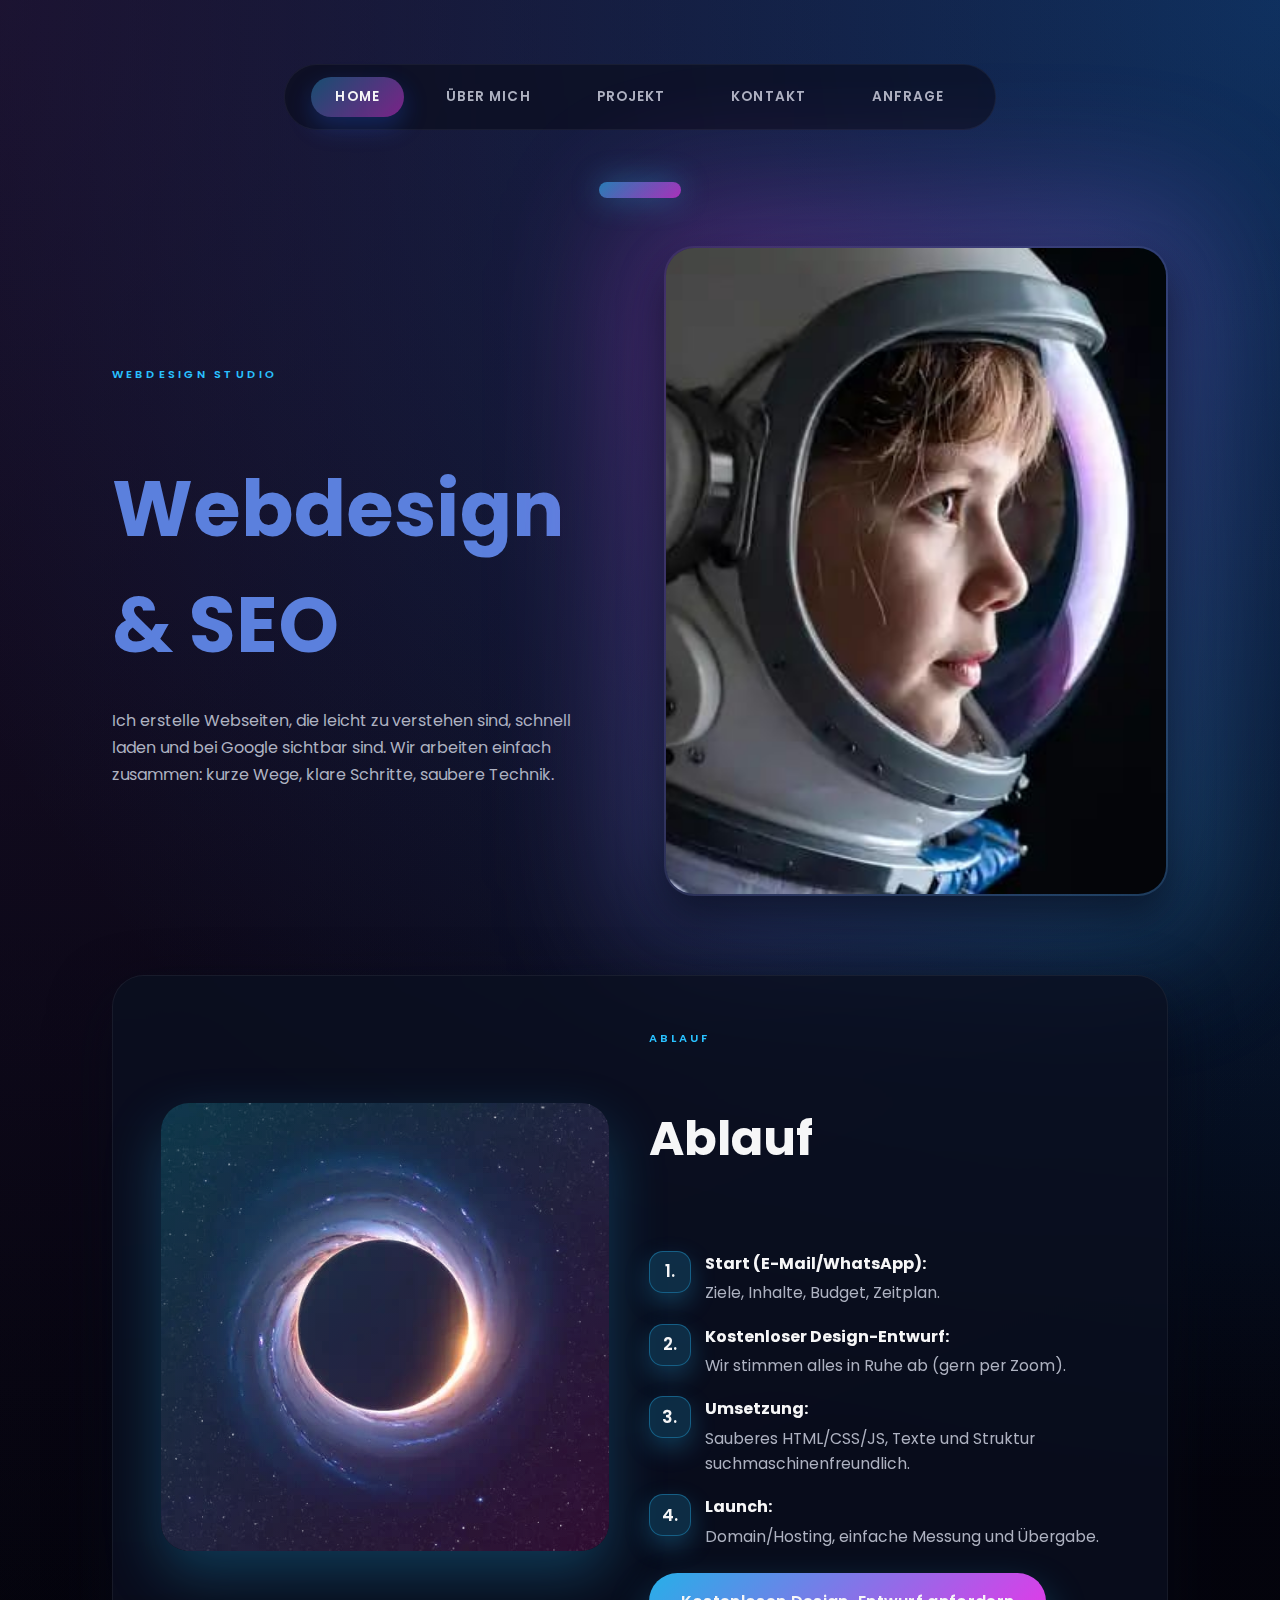
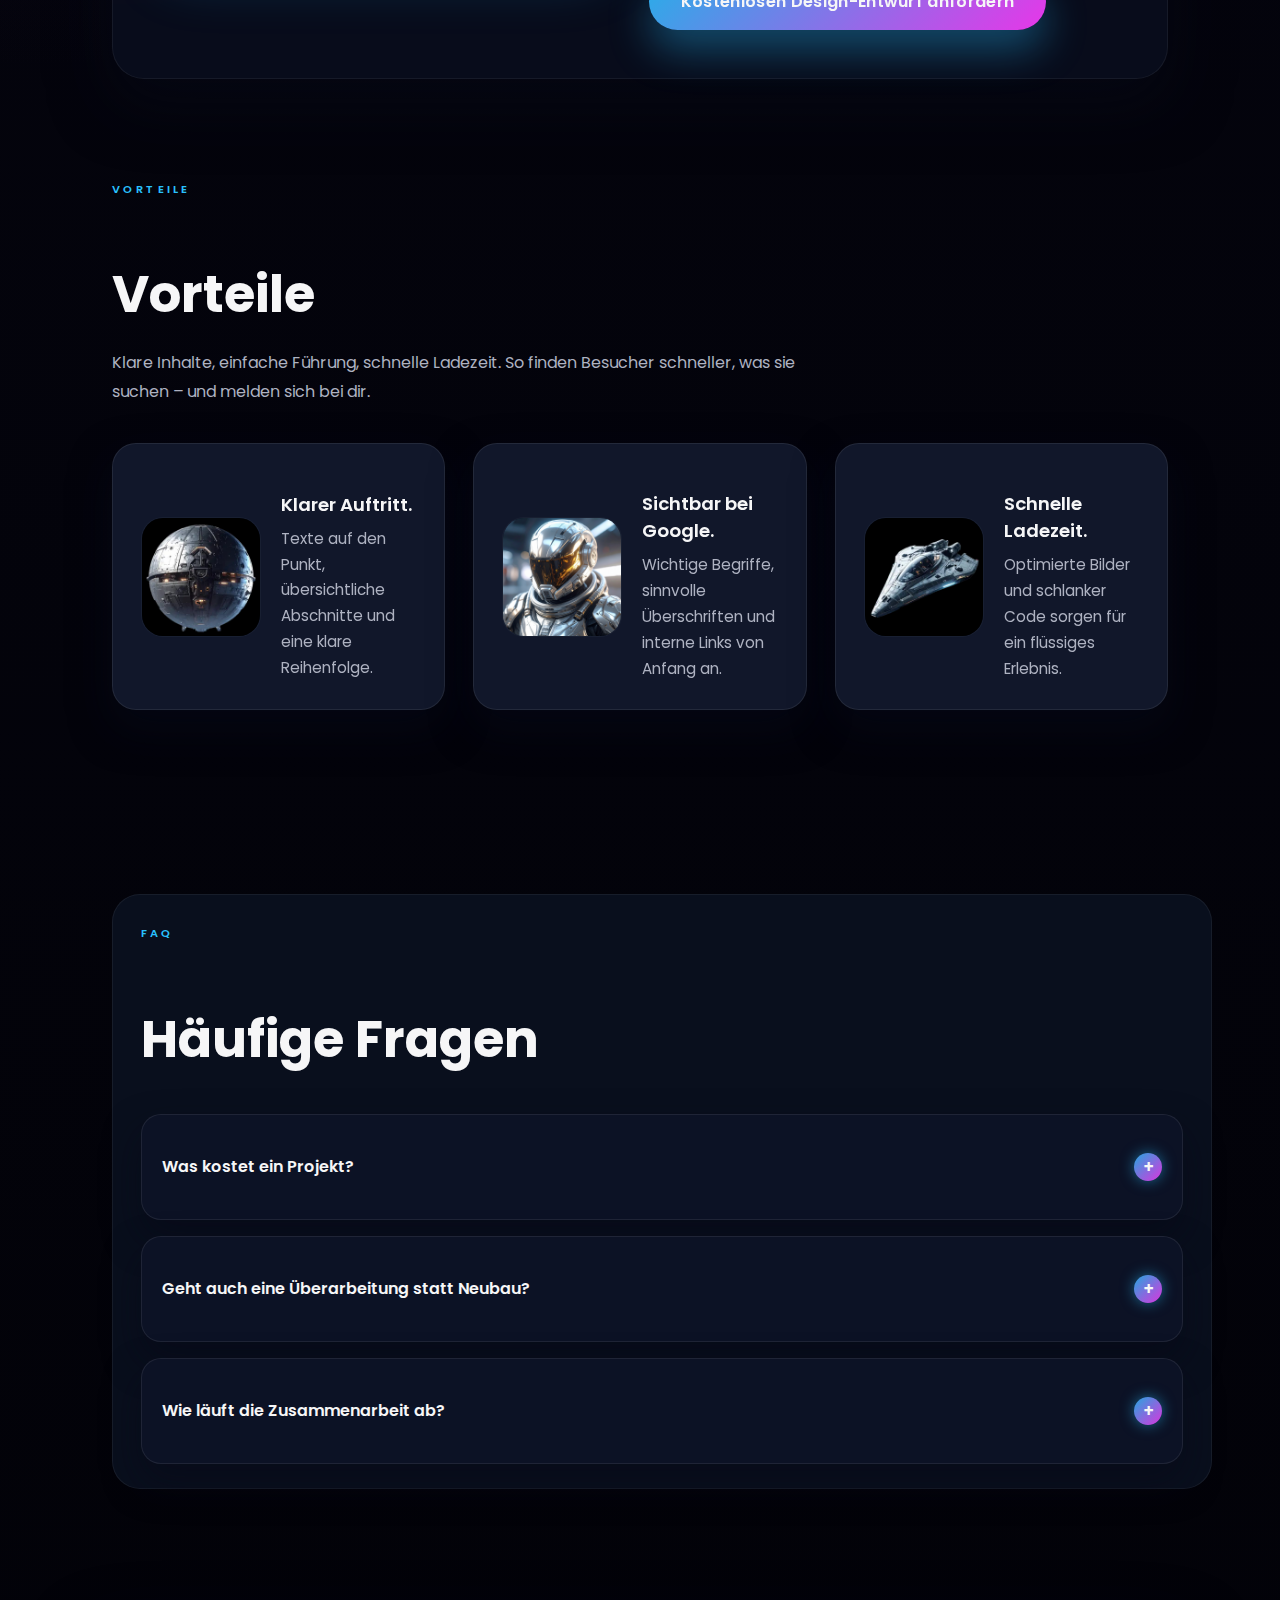
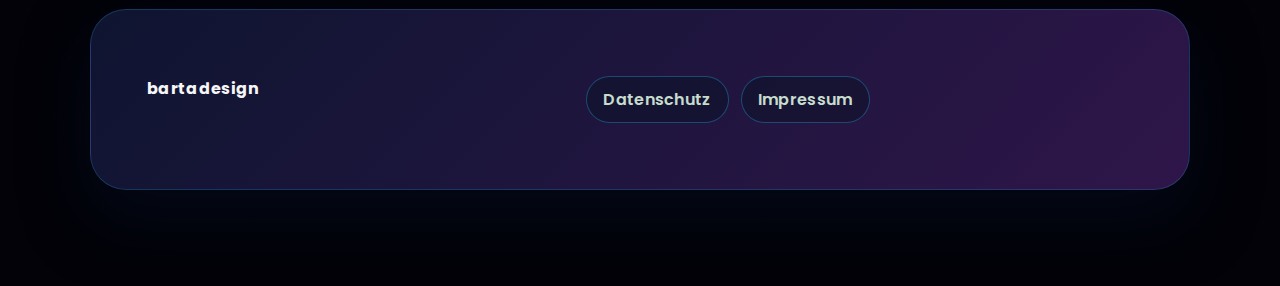
<file: index.html>
<!DOCTYPE html>
<html lang="de">
<head>
  <meta charset="UTF-8">
  <meta name="viewport" content="width=device-width, initial-scale=1.0">

  <title>Webdesign & SEO in Vorarlberg | Barta Webdesign</title>
  <meta name="description" content="Webseiten, die gut aussehen, schnell laden und gefunden werden. Barta Webdesign aus Vorarlberg: klare Texte, saubere Technik, einfache Zusammenarbeit. Jetzt kostenlosen Design-Entwurf sichern.">

  <link rel="canonical" href="https://bartawebdesign.at/index.html">

  <!-- Social -->
  <meta property="og:type" content="website">
  <meta property="og:site_name" content="Barta Webdesign">
  <meta property="og:title" content="Webdesign & SEO in Vorarlberg | Barta Webdesign">
  <meta property="og:description" content="Moderne Websites mit klarer Struktur, guter Sichtbarkeit und schneller Ladezeit. Kostenlosen Design-Entwurf anfragen.">
  <meta property="og:url" content="https://bartawebdesign.at/index.html">
  <meta property="og:image" content="https://bartawebdesign.at/Bilder/social.png">
  <meta property="og:locale" content="de_AT">

  <meta name="twitter:card" content="summary_large_image">
  <meta name="twitter:title" content="Webdesign & SEO in Vorarlberg | Barta Webdesign">
  <meta name="twitter:description" content="Webdesign, das verstanden wird – und bei Google gefunden wird.">
  <meta name="twitter:image" content="https://bartawebdesign.at/Bilder/social.png">

  <!-- Fonts & CSS -->
  <link rel="preconnect" href="https://fonts.googleapis.com">
  <link rel="preconnect" href="https://fonts.gstatic.com" crossorigin>
  <link href="https://fonts.googleapis.com/css2?family=Poppins:wght@300;400;500;600;700&display=swap" rel="stylesheet">
  <link rel="stylesheet" href="style.css">

  <!-- JSON-LD -->
  <script type="application/ld+json">
  {"@context":"https://schema.org","@type":"Organization","name":"Barta Webdesign","url":"https://bartawebdesign.at","logo":"https://bartawebdesign.at/Bilder/social.png","contactPoint":[{"@type":"ContactPoint","contactType":"customer support","email":"kontakt@bartawebdesign.at","areaServed":"AT"}]}
  </script>
  <script type="application/ld+json">
  {"@context":"https://schema.org","@type":"WebSite","name":"Barta Webdesign","url":"https://bartawebdesign.at","inLanguage":"de-AT"}
  </script>

  <!-- ====== FAQ FIX (kein Eingriff in style.css) ====== -->
  <style>
    /* FAQ-Container immer zentriert in Seitenbreite */
    .faq{
      width: min(var(--max, 1100px), 92vw);
      margin: 50px auto;
    }
    /* Eine Spalte – jedes FAQ-Item nimmt volle Breite */
    .faq .faq-items{
      display: grid !important;
      grid-template-columns: 1fr !important;
      gap: 16px;
    }
    /* Details-Elemente immer volle Containerbreite (geschlossen & offen) */
    .faq .faq-items details,
    .faq .faq-items details[open]{
      grid-column: 1 / -1 !important;
      width: 100% !important;
      max-width: 100% !important;
      display: block !important;
      box-sizing: border-box !important;
      border: 1px solid rgba(0,0,0,.08);
      border-radius: var(--radius-lg, 22px);
      background: var(--mint-100, #e8f7ee);
      padding: 16px 20px;
      transition: background .2s ease;
    }
    .faq .faq-items details:hover{ background: var(--mint-200, #d8f3e3); }

    /* Summary als Titelzeile, volle Breite */
    .faq .faq-items summary{
      list-style: none; 
      display: flex; 
      justify-content: space-between; 
      align-items: center;
      cursor: pointer;
      font-weight: 600;
      color: var(--gray-800, #1e2a1f);
      width: 100%;
    }
    .faq .faq-items summary::-webkit-details-marker{ display:none; }

    /* Antworttext – nur Höhe ändert sich, Breite bleibt gleich */
    .faq .faq-items p{
      margin: 10px 0 0;
      color: var(--gray-700, #25352a);
      font-size: .95rem;
    }
  </style>
</head>

<body class="neon">
  <header class="hero" id="home">
    <nav class="navigation" aria-label="Hauptnavigation">
      <ul>
        <li><a class="active" href="index.html" aria-current="page">Home</a></li>
        <li><a href="ueber_mich.html">Über mich</a></li>
        <li><a href="projekt.html">Projekt</a></li>
        <li><a href="contact.html">Kontakt</a></li>
        <li><a href="anfrage.html">Anfrage</a></li>
      </ul>
    </nav>
    <div class="hero-indicator"></div>
    <div class="hero-content">
      <div class="hero-text">
        <span class="section-label">Webdesign Studio</span>
        <h1>Webdesign &amp; SEO</h1>
        <p>Ich erstelle Webseiten, die leicht zu verstehen sind, schnell laden und bei Google sichtbar sind. Wir arbeiten einfach zusammen: kurze Wege, klare Schritte, saubere Technik.</p>
      </div>
      <div class="hero-image">
        <img src="Bilder/astronautindex.jpg" alt="Symbolbild moderne Website" width="900" height="700">
      </div>
    </div>
  </header>

  <main>
    <section class="process" id="ablauf">
      <div class="process-layout">
        <div class="process-visual">
          <img src="Bilder/lochindex.jpg" alt="Vom Start bis zur fertigen Website" loading="lazy" width="900" height="700">
        </div>
        <div class="process-content">
          <div class="section-heading">
            <span class="section-label">Ablauf</span>
            <h2>Ablauf</h2>
          </div>
          <div class="process-steps">
            <ol>
              <li><strong>Start (E-Mail/WhatsApp):</strong> Ziele, Inhalte, Budget, Zeitplan.</li>
              <li><strong>Kostenloser Design-Entwurf:</strong> Wir stimmen alles in Ruhe ab (gern per Zoom).</li>
              <li><strong>Umsetzung:</strong> Sauberes HTML/CSS/JS, Texte und Struktur suchmaschinenfreundlich.</li>
              <li><strong>Launch:</strong> Domain/Hosting, einfache Messung und Übergabe.</li>
            </ol>
          </div>
          <div class="process-cta">
            <a class="primary-cta" href="anfrage.html">Kostenlosen Design-Entwurf anfordern</a>
          </div>
        </div>
      </div>
    </section>

    <section class="benefits" id="ueber">
      <div class="section-heading">
        <span class="section-label">Vorteile</span>
        <h2>Vorteile</h2>
        <p class="section-intro">Klare Inhalte, einfache Führung, schnelle Ladezeit. So finden Besucher schneller, was sie suchen – und melden sich bei dir.</p>
      </div>
      <div class="benefit-grid">
        <article class="benefit-card">
          <div class="benefit-image">
            <img src="Bilder/raumschiffindex.jpg" alt="Klarer Auftritt" loading="lazy" width="800" height="600">
          </div>
          <div class="benefit-content">
            <h3>Klarer Auftritt.</h3>
            <p>Texte auf den Punkt, übersichtliche Abschnitte und eine klare Reihenfolge.</p>
          </div>
        </article>
        <article class="benefit-card">
          <div class="benefit-image">
            <img src="Bilder/starman.jpg" alt="Sichtbar bei Google" loading="lazy" width="800" height="600">
          </div>
          <div class="benefit-content">
            <h3>Sichtbar bei Google.</h3>
            <p>Wichtige Begriffe, sinnvolle Überschriften und interne Links von Anfang an.</p>
          </div>
        </article>
        <article class="benefit-card">
          <div class="benefit-image">
            <img src="Bilder/Flugzeugindex.jpg" alt="Schnelle Ladezeit" loading="lazy" width="800" height="600">
          </div>
          <div class="benefit-content">
            <h3>Schnelle Ladezeit.</h3>
            <p>Optimierte Bilder und schlanker Code sorgen für ein flüssiges Erlebnis.</p>
          </div>
        </article>
      </div>
    </section>

    <!-- ======= FAQ (Fix: immer volle Breite, nur Inhalt klappt auf) ======= -->
    <section class="faq" id="faq">
      <div class="section-heading">
        <span class="section-label">FAQ</span>
        <h2>Häufige Fragen</h2>
      </div>
      <div class="faq-items">
        <details>
          <summary>Was kostet ein Projekt?</summary>
          <p>Je nach Umfang (Seitenzahl, Funktionen) meist zwischen 2.000 und 10.000&nbsp;€.</p>
        </details>
        <details>
          <summary>Geht auch eine Überarbeitung statt Neubau?</summary>
          <p>Ja. Ich modernisiere Design, Inhalt und Technik, sichere bestehende Inhalte und verbessere die Sichtbarkeit.</p>
        </details>
        <details>
          <summary>Wie läuft die Zusammenarbeit ab?</summary>
          <p>Kurzer Start per E-Mail/WhatsApp, kostenloser Design-Entwurf, danach die Umsetzung bis zur Veröffentlichung.</p>
        </details>
      </div>
    </section>
  </main>

  <footer class="site-footer" role="contentinfo">
    <div class="footer-inner">
      <span class="footer-left">bartadesign</span>
      <nav class="footer-right" aria-label="Rechtliches">
        <a class="footer-btn" href="datenschutz.html">Datenschutz</a>
        <a class="footer-btn" href="impressum.html">Impressum</a>
      </nav>
    </div>
  </footer>
</body>
</html>
</file>
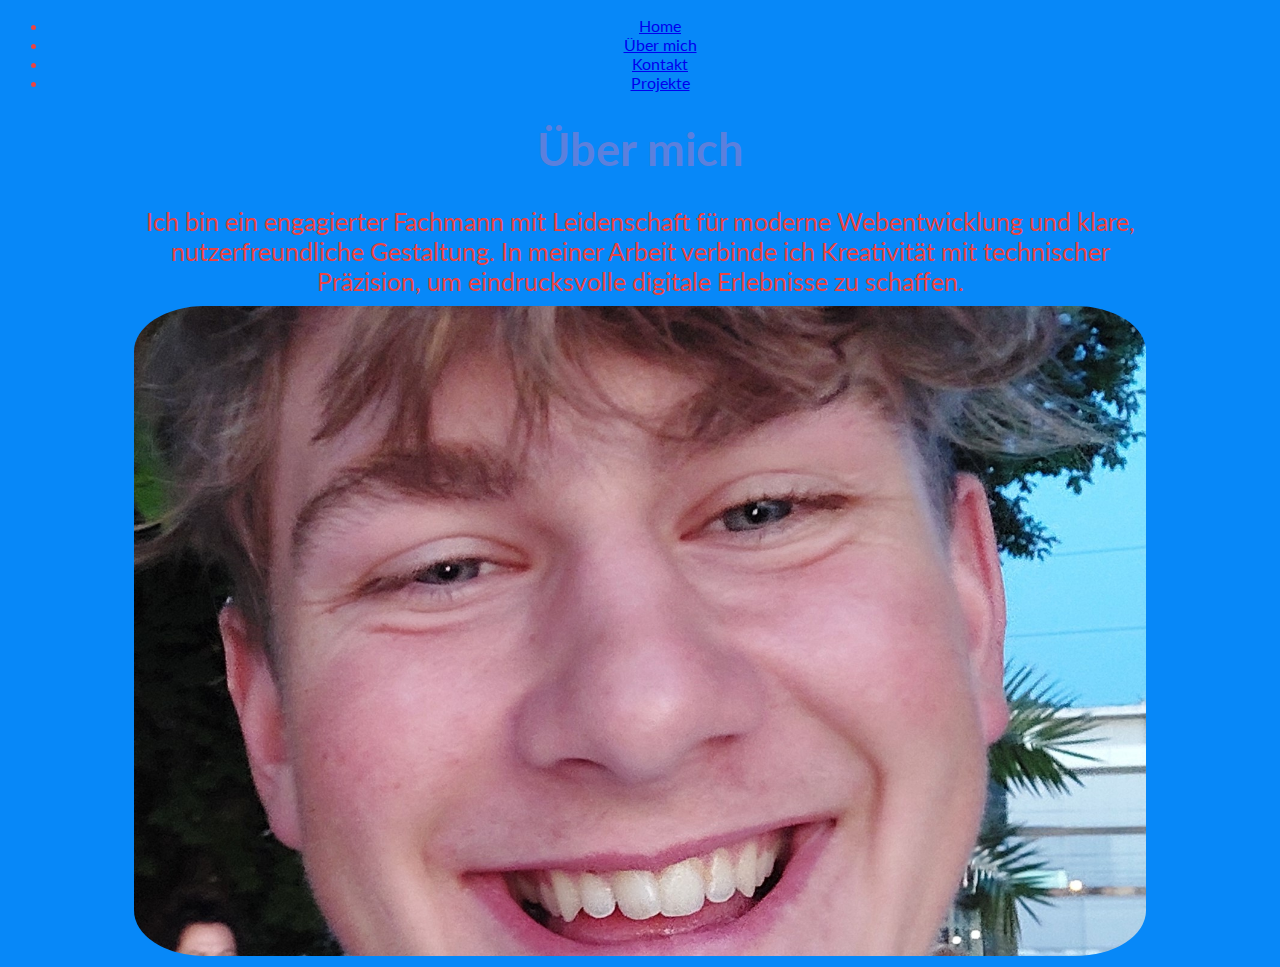
<file: aboutme.html>
<!DOCTYPE html>
<html lang="de">
<head>
  <meta charset="UTF-8" />
  <meta name="viewport" content="width=device-width, initial-scale=1.0" />
  <title>Über mich</title>
  <link rel="stylesheet" href="style.css" />
</head>
<body>
  <nav class="navbar">
    <ul>
      <li><a href="index.html">Home</a></li>
      <li><a class="active" href="aboutme.html">Über mich</a></li>
      <li><a href="kontakt.html">Kontakt</a></li>
      <li><a href="projekt.html">Projekte</a></li>
    </ul>
  </nav>

  <main>
    <section id="about" class="about">
      <div class="about-container">
        <h1>Über mich</h1>
        <div class="about-content">
          <div class="about-text">
            <p>
              Ich bin ein engagierter Fachmann mit Leidenschaft für moderne
              Webentwicklung und klare, nutzerfreundliche Gestaltung. In meiner
              Arbeit verbinde ich Kreativität mit technischer Präzision, um
              eindrucksvolle digitale Erlebnisse zu schaffen.
            </p>
          </div>
          <div class="about-image">
            <img src="Bilder/Paolo.jpg" alt="Profilfoto" />
          </div>
        </div>
      </div>
    </section>
  </main>
</body>
</html>
</file>
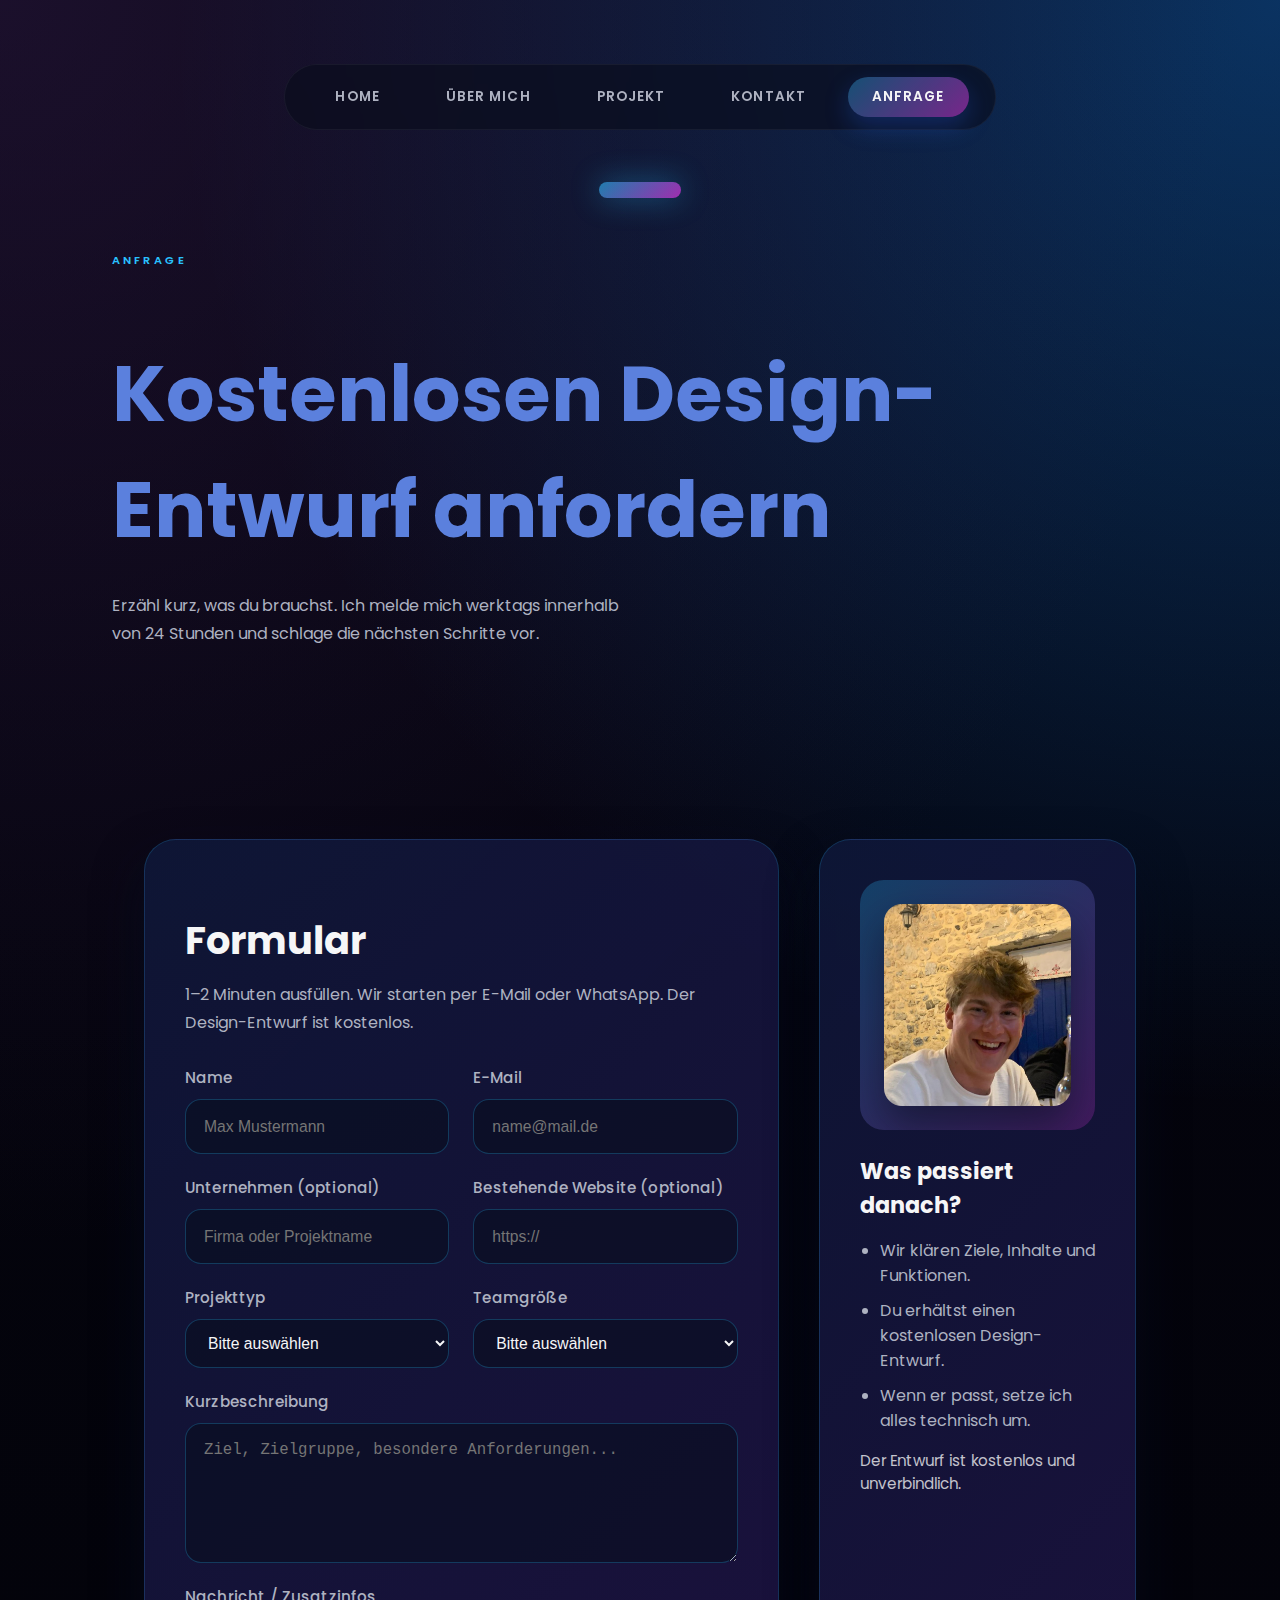
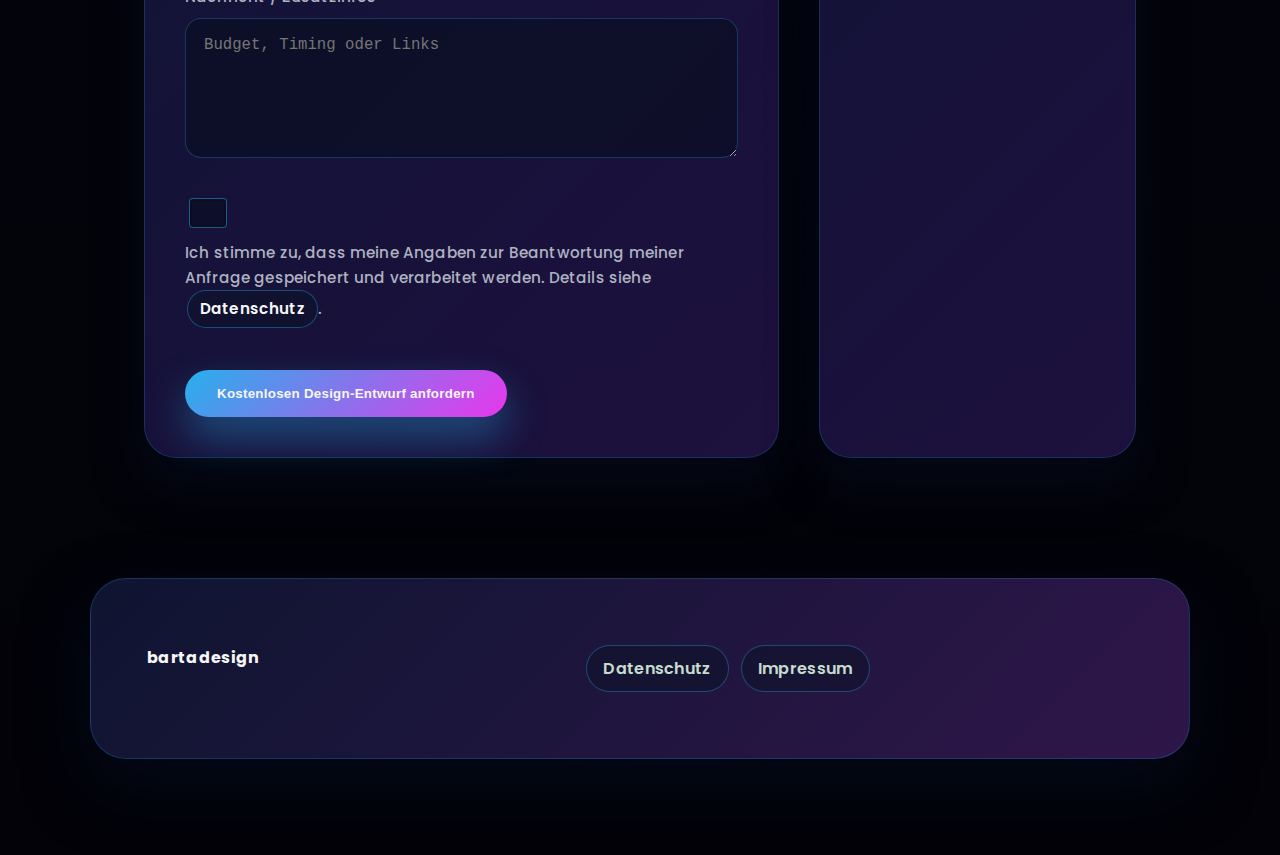
<file: anfrage.html>
<!DOCTYPE html>
<html lang="de">
<head>
  <meta charset="UTF-8" />
  <meta name="viewport" content="width=device-width, initial-scale=1" />

  <title>Anfrage – Kostenloser Design-Entwurf | Barta Webdesign</title>
  <meta name="description" content="Kostenlosen Design-Entwurf anfordern: kurzes Formular ausfüllen, innerhalb von 24 Stunden Antwort erhalten. Einfache Schritte, saubere Umsetzung.">
  <meta name="robots" content="index,follow">
  <link rel="canonical" href="https://bartawebdesign.at/anfrage.html">

  <!-- Social Preview -->
  <meta property="og:type" content="website">
  <meta property="og:site_name" content="Barta Webdesign">
  <meta property="og:title" content="Anfrage – Kostenloser Design-Entwurf | Barta Webdesign">
  <meta property="og:description" content="Formular ausfüllen, kostenlosen Design-Entwurf erhalten, nächsten Schritt klären.">
  <meta property="og:url" content="https://bartawebdesign.at/anfrage.html">
  <meta property="og:image" content="https://bartawebdesign.at/Bilder/social.png">
  <meta property="og:locale" content="de_AT">

  <meta name="twitter:card" content="summary_large_image">
  <meta name="twitter:title" content="Anfrage – Kostenloser Design-Entwurf | Barta Webdesign">
  <meta name="twitter:description" content="In 1–2 Minuten anfragen, schnell Rückmeldung bekommen.">
  <meta name="twitter:image" content="https://bartawebdesign.at/Bilder/social.png">

  <meta name="referrer" content="strict-origin-when-cross-origin">
  <link rel="preconnect" href="https://fonts.googleapis.com">
  <link rel="preconnect" href="https://fonts.gstatic.com" crossorigin>
  <link href="https://fonts.googleapis.com/css2?family=Poppins:wght@300;400;500;600;700&display=swap" rel="stylesheet">
  <link rel="stylesheet" href="style.css">

  <script type="application/ld+json">
  {"@context":"https://schema.org","@type":"ContactPage","name":"Anfrage – Kostenloser Design-Entwurf","url":"https://bartawebdesign.at/anfrage.html","inLanguage":"de-AT","description":"Kostenlosen Design-Entwurf anfordern und Projektstart klären.","publisher":{"@type":"Organization","name":"Barta Webdesign","url":"https://bartawebdesign.at","logo":{"@type":"ImageObject","url":"https://bartawebdesign.at/Bilder/social.png"}}}
  </script>
</head>
<body class="neon request-page">
  <!-- Header -->
  <header class="hero">
    <nav class="navigation" aria-label="Hauptnavigation">
      <ul>
        <li><a href="index.html">Home</a></li>
        <li><a href="ueber_mich.html">Über mich</a></li>
        <li><a href="projekt.html">Projekt</a></li>
        <li><a href="contact.html">Kontakt</a></li>
        <li><a class="active" href="anfrage.html" aria-current="page">Anfrage</a></li>
      </ul>
    </nav>
    <div class="hero-indicator" aria-hidden="true"></div>
    <div class="hero-content">
      <div class="hero-text">
        <span class="section-label">Anfrage</span>
        <h1>Kostenlosen Design-Entwurf anfordern</h1>
        <p>Erzähl kurz, was du brauchst. Ich melde mich werktags innerhalb von 24 Stunden und schlage die nächsten Schritte vor.</p>
      </div>
    </div>
  </header>

  <main>
    <section class="request-section" id="anfrage">
      <div class="request-layout">
        <!-- Formularkarte (Layout aus der Rücklage) -->
        <div class="request-form-card">
          <h2>Formular</h2>
          <p class="section-intro">1–2 Minuten ausfüllen. Wir starten per E-Mail oder WhatsApp. Der Design-Entwurf ist kostenlos.</p>

          <!-- Formspree Endpoint + Hidden-Felder aus der aktuellen Version -->
          <form class="request-form" action="https://formspree.io/f/xanpyerz" method="POST" accept-charset="UTF-8" novalidate>
            <div class="form-grid">
              <label><span>Name</span>
                <input type="text" name="name" placeholder="Max Mustermann" required autocomplete="name">
              </label>

              <label><span>E-Mail</span>
                <input type="email" name="email" placeholder="name@mail.de" required autocomplete="email">
              </label>

              <label><span>Unternehmen (optional)</span>
                <input type="text" name="company" placeholder="Firma oder Projektname" autocomplete="organization">
              </label>

              <label><span>Bestehende Website (optional)</span>
                <input type="url" name="website" placeholder="https://">
              </label>

              <label><span>Projekttyp</span>
                <select name="project-type" required>
                  <option value="" disabled selected>Bitte auswählen</option>
                  <option>Neubau</option>
                  <option>Relaunch</option>
                  <option>Landingpage</option>
                  <option>Texte & Inhalte</option>
                  <option>Schneller machen</option>
                </select>
              </label>

              <label><span>Teamgröße</span>
                <select name="team-size" required>
                  <option value="" disabled selected>Bitte auswählen</option>
                  <option>1 Person</option>
                  <option>2–5 Personen</option>
                  <option>6–10 Personen</option>
                  <option>11+ Personen</option>
                </select>
              </label>

              <label class="full-width"><span>Kurzbeschreibung</span>
                <textarea name="summary" rows="4" placeholder="Ziel, Zielgruppe, besondere Anforderungen..." required></textarea>
              </label>

              <label class="full-width"><span>Nachricht / Zusatzinfos</span>
                <textarea name="message" rows="3" placeholder="Budget, Timing oder Links"></textarea>
              </label>
            </div>

            <!-- Datenschutz-Einwilligung (wie Rücklage) -->
            <div class="consent">
              <label class="consent-row">
                <input type="checkbox" name="privacy_ok" required>
                <span>
                  Ich stimme zu, dass meine Angaben zur Beantwortung meiner Anfrage gespeichert und verarbeitet werden.
                  Details siehe <a class="policy-btn" href="datenschutz.html">Datenschutz</a>.
                </span>
              </label>
            </div>

            <!-- Formspree: optionale Steuer-Felder -->
            <input type="hidden" name="_language" value="de">
            <input type="hidden" name="_subject" value="Neue Anfrage über bartawebdesign.at">
            <input type="hidden" name="_redirect" value="https://bartawebdesign.at/danke.html">
            <input type="text" name="_gotcha" style="display:none" autocomplete="off">

            <div class="form-actions">
              <button type="submit" class="primary-cta">Kostenlosen Design-Entwurf anfordern</button>
            </div>
          </form>
        </div>

        <!-- Seitenleiste (wie Rücklage) -->
        <aside class="request-aside">
          <div class="aside-media">
            <img src="Bilder/Bildrund.jpg" alt="Bild zur Anfrage" loading="lazy" width="600" height="600">
          </div>
          <div class="aside-content">
            <h3>Was passiert danach?</h3>
            <ul>
              <li>Wir klären Ziele, Inhalte und Funktionen.</li>
              <li>Du erhältst einen kostenlosen Design-Entwurf.</li>
              <li>Wenn er passt, setze ich alles technisch um.</li>
            </ul>
            <p class="aside-note">Der Entwurf ist kostenlos und unverbindlich.</p>
          </div>
        </aside>
      </div>
    </section>
  </main>

  <footer class="site-footer" role="contentinfo">
    <div class="footer-inner">
      <span class="footer-left">bartadesign</span>
      <nav class="footer-right" aria-label="Rechtliches">
        <a class="footer-btn" href="datenschutz.html">Datenschutz</a>
        <a class="footer-btn" href="impressum.html">Impressum</a>
      </nav>
    </div>
  </footer>
</body>
</html>
</file>
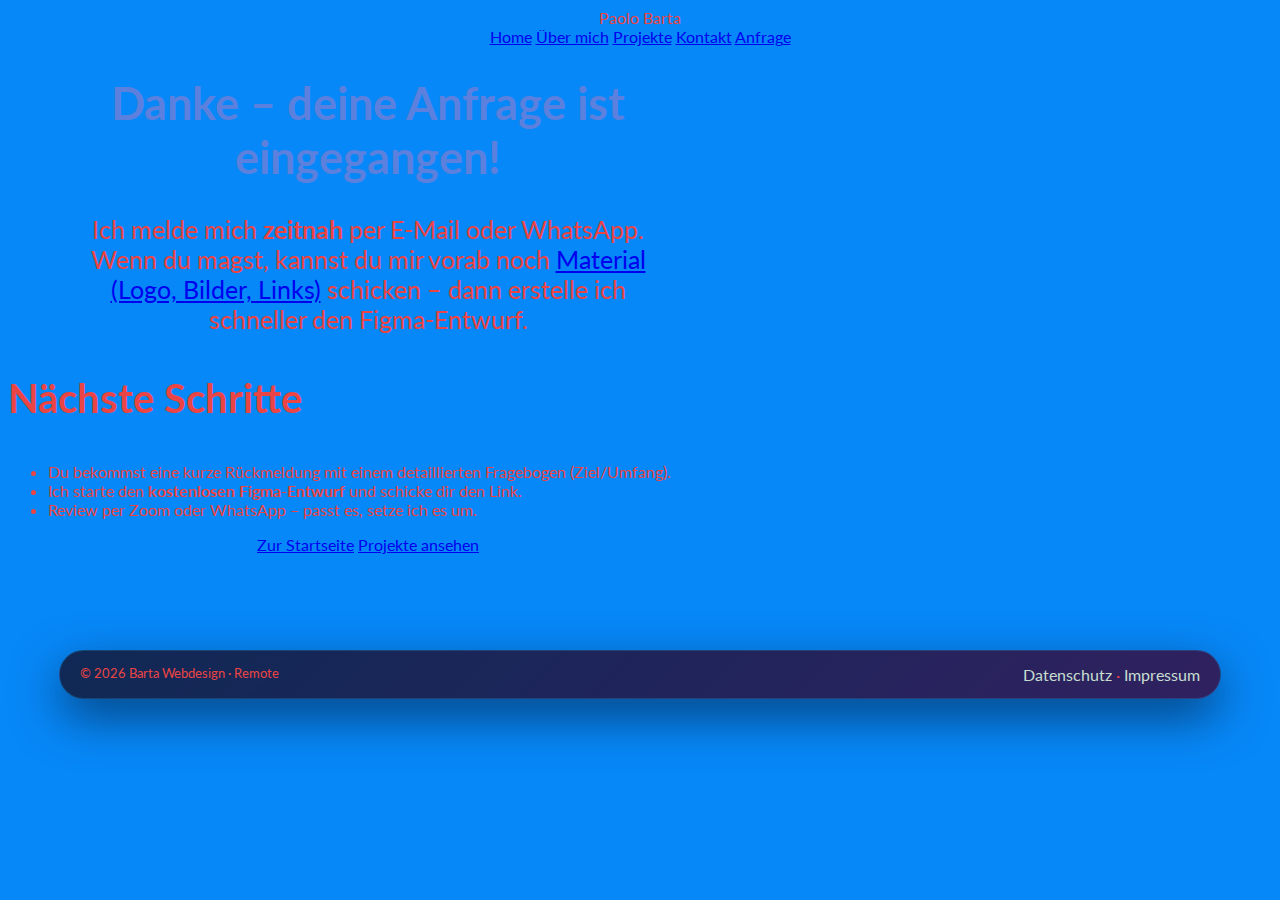
<file: danke.html>
<!doctype html>
<html lang="de">
<head>
  <meta charset="utf-8">
  <meta name="viewport" content="width=device-width, initial-scale=1">
  <title>Danke – Anfrage erhalten | Barta Webdesign</title>
  <meta name="description" content="Vielen Dank! Deine Anfrage ist eingegangen. Ich melde mich kurzfristig per E-Mail oder WhatsApp.">
  <link rel="canonical" href="https://bartawebdesign.at/danke.html">
  <meta name="robots" content="noindex,follow">
  <meta property="og:site_name" content="Barta Webdesign">
  <meta property="og:type" content="website">
  <meta property="og:title" content="Danke – Anfrage erhalten">
  <meta property="og:description" content="Ich melde mich zeitnah per E-Mail oder WhatsApp.">
  <meta property="og:url" content="https://bartawebdesign.at/danke.html">
  <meta property="og:image" content="https://bartawebdesign.at/Bilder/social.png">
  <meta property="og:image:width" content="1200"><meta property="og:image:height" content="630">
  <meta name="twitter:card" content="summary_large_image">
  <meta name="twitter:title" content="Danke – Anfrage erhalten">
  <meta name="twitter:description" content="Rückmeldung erfolgt kurzfristig.">
  <meta name="twitter:image" content="https://bartawebdesign.at/Bilder/social.png">
  <link rel="stylesheet" href="style.css">
</head>
<body>
<header class="site-header">
  <div class="container navbar">
    <div class="brand">Paolo Barta</div>
    <nav class="nav" aria-label="Hauptnavigation">
      <a href="index.html">Home</a>
      <a href="ueber-mich.html">Über mich</a>
      <a href="projekte.html">Projekte</a>
      <a href="kontakt.html">Kontakt</a>
      <a href="formular.html">Anfrage</a>
    </nav>
  </div>
</header>

<main>
  <section class="section center">
    <div class="container" style="max-width:720px">
      <h1>Danke – deine Anfrage ist eingegangen!</h1>
      <p class="lead">Ich melde mich <strong>zeitnah</strong> per E-Mail oder WhatsApp. Wenn du magst, kannst du mir vorab noch
        <a href="mailto:paolo.barta2007@gmail.com">Material (Logo, Bilder, Links)</a> schicken – dann erstelle ich schneller den Figma-Entwurf.</p>

      <div class="card" style="margin-top:var(--space-5); text-align:left">
        <h3 class="mt-0">Nächste Schritte</h3>
        <ul class="bullets">
          <li>Du bekommst eine kurze Rückmeldung mit einem detaillierten Fragebogen (Ziel/Umfang).</li>
          <li>Ich starte den <strong>kostenlosen Figma-Entwurf</strong> und schicke dir den Link.</li>
          <li>Review per Zoom oder WhatsApp – passt es, setze ich es um.</li>
        </ul>
      </div>

      <div class="mt-5">
        <a class="btn primary" href="index.html">Zur Startseite</a>
        <a class="btn secondary" href="projekte.html">Projekte ansehen</a>
      </div>
    </div>
  </section>
</main>

<footer class="site-footer">
  <div class="container" style="display:flex;justify-content:space-between;gap:16px;flex-wrap:wrap">
    <small>© <span id="y"></span> Barta Webdesign · Remote</small>
    <div class="small">
      <a href="datenschutz.html">Datenschutz</a> · <a href="impressum.html">Impressum</a>
    </div>
  </div>
</footer>
<script defer>document.getElementById('y').textContent=new Date().getFullYear()</script>
</body>
</html>
</file>
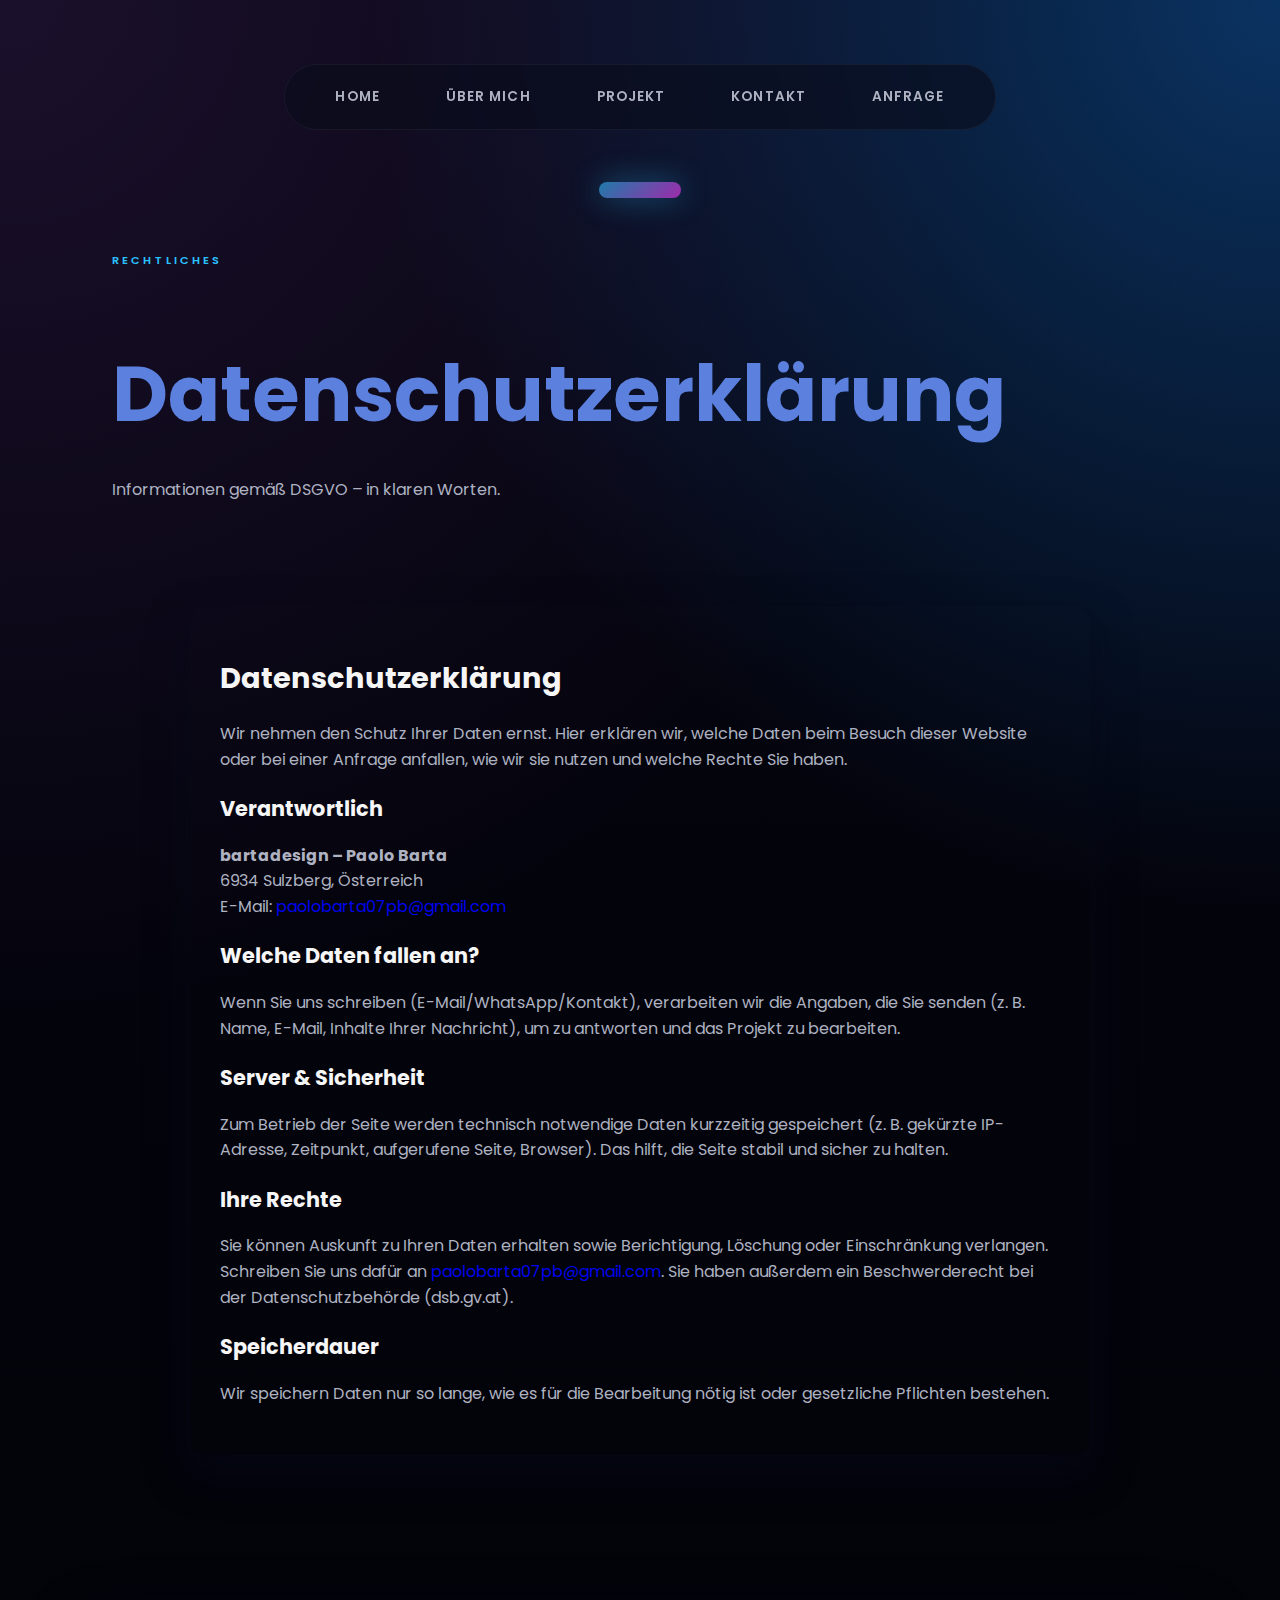
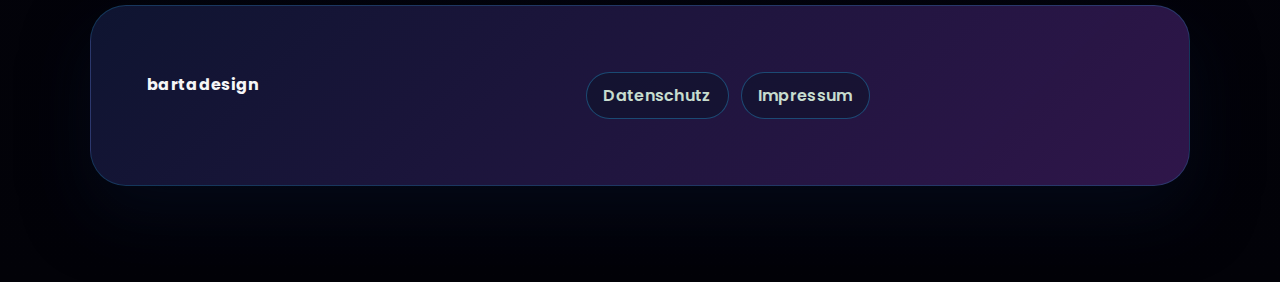
<file: datenschutz.html>
<!DOCTYPE html>
<html lang="de">
<head>
  <meta charset="UTF-8">
  <meta name="viewport" content="width=device-width, initial-scale=1.0">
  <title>Datenschutz | bartadesign</title>
  <meta name="description" content="Datenschutzerklärung von bartadesign: welche Daten anfallen, wofür sie genutzt werden und welche Rechte Sie haben – einfach erklärt.">
  <link rel="preconnect" href="https://fonts.googleapis.com">
  <link rel="preconnect" href="https://fonts.gstatic.com" crossorigin>
  <link href="https://fonts.googleapis.com/css2?family=Poppins:wght@300;400;500;600;700&display=swap" rel="stylesheet">
  <link rel="stylesheet" href="style.css">
</head>
<body class="neon">
  <header class="hero">
    <nav class="navigation">
      <ul>
        <li><a href="index.html">Home</a></li>
        <li><a href="ueber_mich.html">Über mich</a></li>
        <li><a href="projekt.html">Projekt</a></li>
        <li><a href="contact.html">Kontakt</a></li>
        <li><a href="anfrage.html">Anfrage</a></li>
      </ul>
    </nav>
    <div class="hero-indicator"></div>
    <div class="hero-content">
      <div class="hero-text">
        <span class="section-label">Rechtliches</span>
        <h1>Datenschutzerklärung</h1>
        <p>Informationen gemäß DSGVO – in klaren Worten.</p>
      </div>
    </div>
  </header>

  <main>
    <section class="legal">
      <h1>Datenschutzerklärung</h1>
      <p>Wir nehmen den Schutz Ihrer Daten ernst. Hier erklären wir, welche Daten beim Besuch dieser Website oder bei einer Anfrage anfallen, wie wir sie nutzen und welche Rechte Sie haben.</p>

      <h2>Verantwortlich</h2>
      <p><strong>bartadesign – Paolo Barta</strong><br>6934 Sulzberg, Österreich<br>E-Mail: <a href="paolobarta07pb@gmail.com">paolobarta07pb@gmail.com</a></p>

      <h2>Welche Daten fallen an?</h2>
      <p>Wenn Sie uns schreiben (E-Mail/WhatsApp/Kontakt), verarbeiten wir die Angaben, die Sie senden (z. B. Name, E-Mail, Inhalte Ihrer Nachricht), um zu antworten und das Projekt zu bearbeiten.</p>

      <h2>Server & Sicherheit</h2>
      <p>Zum Betrieb der Seite werden technisch notwendige Daten kurzzeitig gespeichert (z. B. gekürzte IP-Adresse, Zeitpunkt, aufgerufene Seite, Browser). Das hilft, die Seite stabil und sicher zu halten.</p>

      <h2>Ihre Rechte</h2>
      <p>Sie können Auskunft zu Ihren Daten erhalten sowie Berichtigung, Löschung oder Einschränkung verlangen. Schreiben Sie uns dafür an <a href="mailto:paolobarta07pb@gmail.com">paolobarta07pb@gmail.com</a>. Sie haben außerdem ein Beschwerderecht bei der Datenschutzbehörde (dsb.gv.at).</p>

      <h2>Speicherdauer</h2>
      <p>Wir speichern Daten nur so lange, wie es für die Bearbeitung nötig ist oder gesetzliche Pflichten bestehen.</p>
    </section>
  </main>

  <footer class="site-footer" role="contentinfo">
    <div class="footer-inner">
      <span class="footer-left">bartadesign</span>
      <nav class="footer-right" aria-label="Rechtliches">
        <a class="footer-btn" href="datenschutz.html" aria-current="page">Datenschutz</a>
        <a class="footer-btn" href="impressum.html">Impressum</a>
      </nav>
    </div>
  </footer>
</body>
</html>
</file>
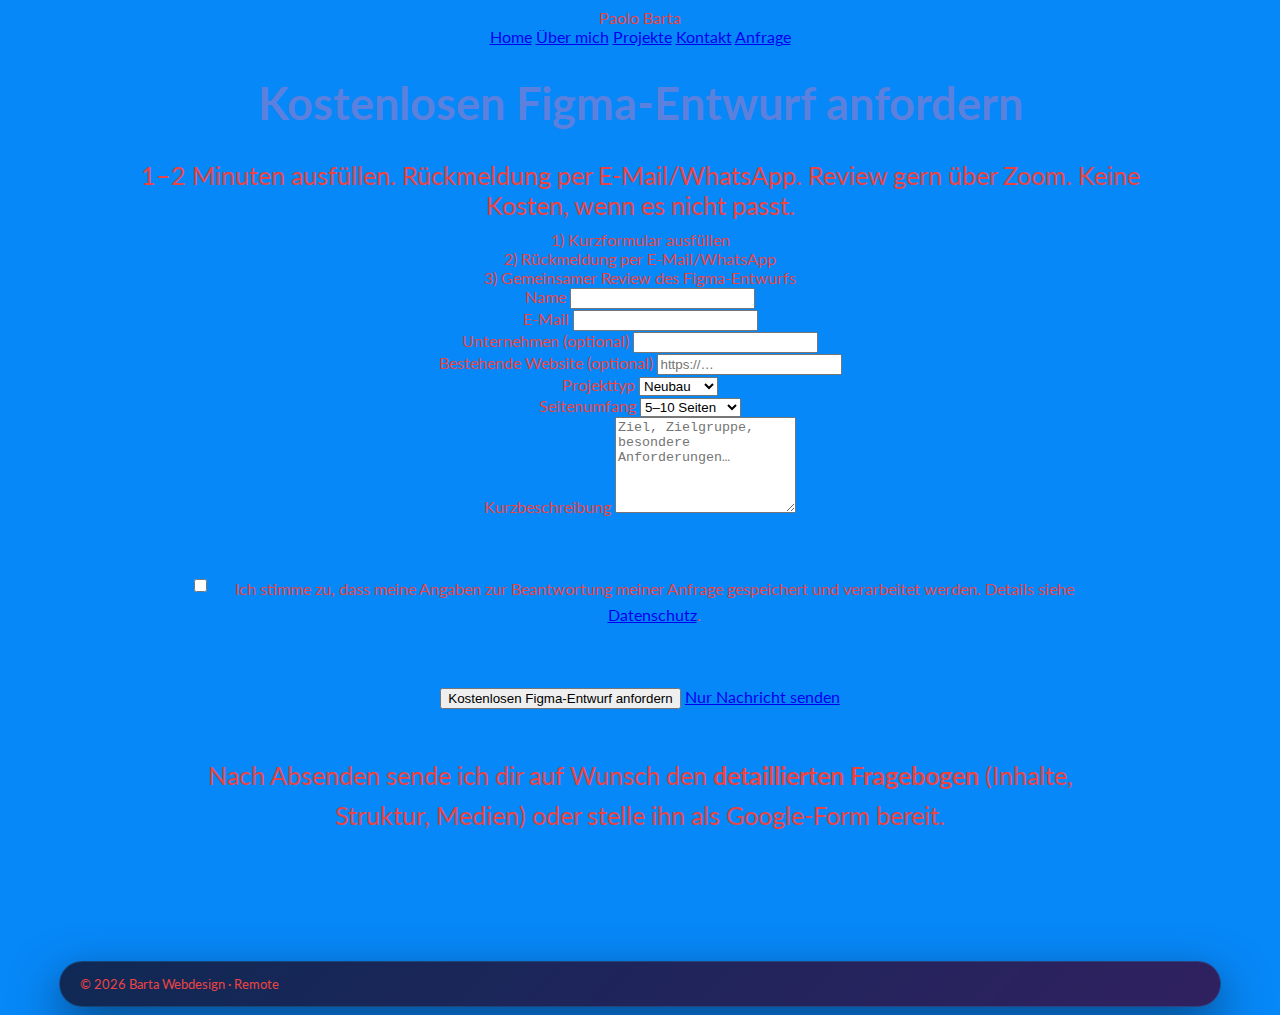
<file: formular.html>
<!doctype html>
<html lang="de">
<head>
  <meta charset="utf-8">
  <meta name="viewport" content="width=device-width, initial-scale=1">
  <title>Anfrage – Kostenloser Figma-Entwurf | Barta Webdesign</title>
  <meta name="description" content="Kostenlosen Figma-Entwurf anfordern. Kurzformular ausfüllen – Review per Zoom/WhatsApp. Keine Kosten, wenn es nicht passt.">
  <link rel="canonical" href="https://bartawebdesign.at/formular.html">
  <link rel="preconnect" href="https://formspree.io" crossorigin>
  <link rel="dns-prefetch" href="//formspree.io">
  <meta property="og:site_name" content="Barta Webdesign">
  <meta property="og:type" content="website">
  <meta property="og:title" content="Anfrageformular – Barta Webdesign">
  <meta property="og:description" content="Kurzer Fragebogen: Ziele, Umfang, Beispiele – für ein passgenaues Angebot.">
  <meta property="og:url" content="https://bartawebdesign.at/formular.html">
  <meta property="og:image" content="https://bartawebdesign.at/Bilder/social.png">
  <meta property="og:image:width" content="1200"><meta property="og:image:height" content="630">
  <meta name="twitter:card" content="summary_large_image">
  <meta name="twitter:title" content="Anfrageformular – Barta Webdesign">
  <meta name="twitter:description" content="Schnell ausfüllen und kostenlosen Figma-Entwurf starten.">
  <meta name="twitter:image" content="https://bartawebdesign.at/Bilder/social.png">
  <link rel="stylesheet" href="style.css">
</head>
<body>
<header class="site-header">
  <div class="container navbar">
    <div class="brand">Paolo Barta</div>
    <nav class="nav" aria-label="Hauptnavigation">
      <a href="index.html">Home</a>
      <a href="ueber-mich.html">Über mich</a>
      <a href="projekte.html">Projekte</a>
      <a href="kontakt.html">Kontakt</a>
      <a href="formular.html" class="active" aria-current="page">Anfrage</a>
    </nav>
  </div>
</header>

<main class="anfrage">
  <div class="wrap">
    <h1>Kostenlosen Figma-Entwurf anfordern</h1>
    <p class="lead">1–2 Minuten ausfüllen. Rückmeldung per E-Mail/WhatsApp. Review gern über Zoom. Keine Kosten, wenn es nicht passt.</p>

    <div class="steps">
      <div>1) Kurzformular ausfüllen</div>
      <div>2) Rückmeldung per E-Mail/WhatsApp</div>
      <div>3) Gemeinsamer Review des Figma-Entwurfs</div>
    </div>

    <div class="form-card">
      <form action="https://formspree.io/f/xanpyerz" method="POST" class="form-grid">
        <div class="form-grid-2">
          <div>
            <label for="name">Name</label>
            <input id="name" name="name" required autocomplete="name">
          </div>
          <div>
            <label for="email">E-Mail</label>
            <input id="email" name="email" type="email" required autocomplete="email">
          </div>
        </div>

        <div class="form-grid-2">
          <div>
            <label for="company">Unternehmen (optional)</label>
            <input id="company" name="company" autocomplete="organization">
          </div>
          <div>
            <label for="url">Bestehende Website (optional)</label>
            <input id="url" name="url" placeholder="https://…" inputmode="url" autocomplete="url">
          </div>
        </div>

        <div class="form-grid-2">
          <div>
            <label for="type">Projekttyp</label>
            <select id="type" name="type" required>
              <option value="Neubau">Neubau</option>
              <option value="Relaunch">Relaunch</option>
            </select>
          </div>
          <div>
            <label for="scope">Seitenumfang</label>
            <select id="scope" name="scope" required>
              <option value="5-10">5–10 Seiten</option>
              <option value="10-20">10–20 Seiten</option>
              <option value="20+">&gt; 20 Seiten</option>
            </select>
          </div>
        </div>

        <div>
          <label for="message">Kurzbeschreibung</label>
          <textarea id="message" name="message" rows="6" placeholder="Ziel, Zielgruppe, besondere Anforderungen…" required></textarea>
        </div>

        <input type="text" name="_gotcha" style="display:none">
        <input type="hidden" name="_subject" value="Neue Anfrage – Barta Webdesign">
        <input type="hidden" name="_redirect" value="https://bartawebdesign.at/danke.html">

        <label class="legal" style="display:flex; gap:.5rem; align-items:flex-start">
          <input type="checkbox" name="consent" required>
          <span>Ich stimme zu, dass meine Angaben zur Beantwortung meiner Anfrage gespeichert und verarbeitet werden. Details siehe <a href="datenschutz.html">Datenschutz</a>.</span>
        </label>

        <div class="cta-buttons">
          <button class="btn primary" type="submit">Kostenlosen Figma-Entwurf anfordern</button>
          <a class="btn secondary" href="kontakt.html">Nur Nachricht senden</a>
        </div>
      </form>
    </div>

    <p class="legal" style="margin-top:1rem">
      Nach Absenden sende ich dir auf Wunsch den <strong>detaillierten Fragebogen</strong> (Inhalte, Struktur, Medien) oder stelle ihn als Google-Form bereit.
    </p>
  </div>
</main>

<footer class="site-footer">
  <div class="container" style="display:flex;justify-content:space-between;gap:16px;flex-wrap:wrap">
    <small>© <span id="y"></span> Barta Webdesign · Remote</small>
  </div>
</footer>
<script defer>document.getElementById('y').textContent=new Date().getFullYear()</script>
</body>
</html>
</file>
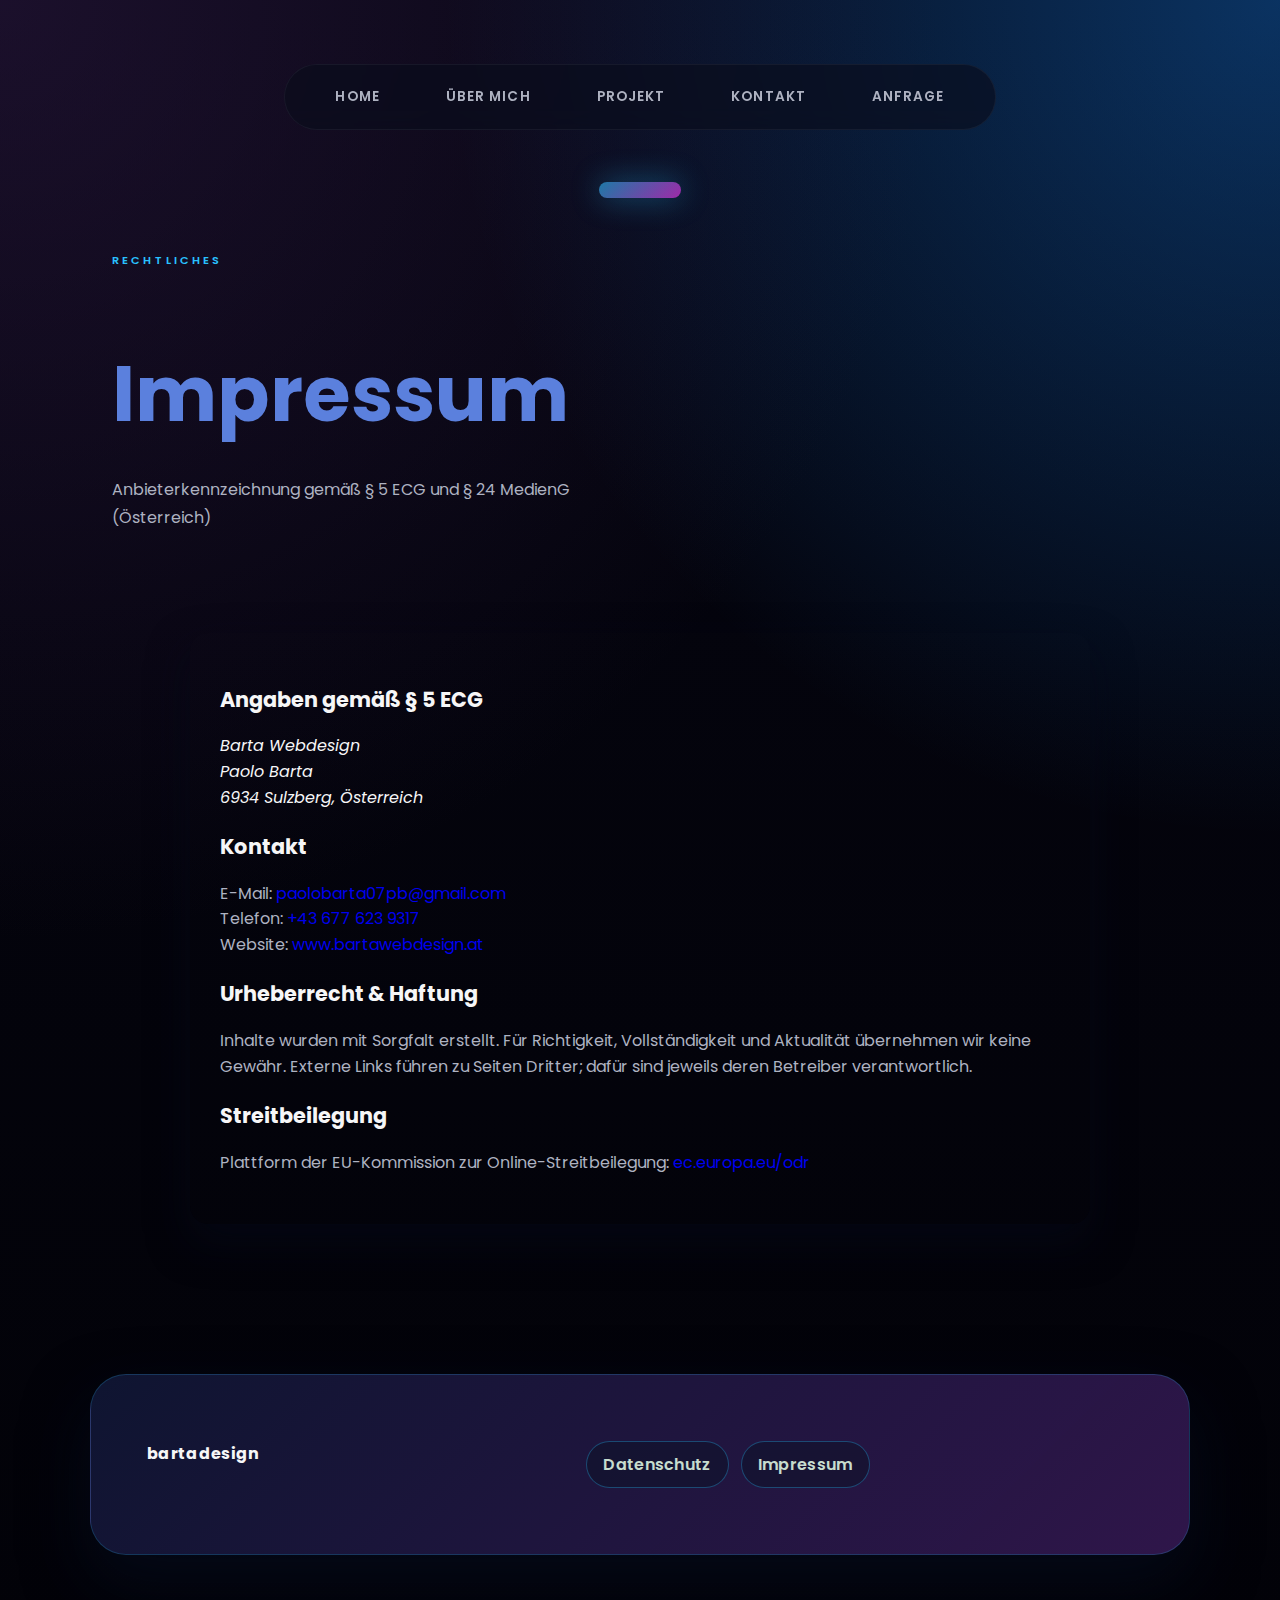
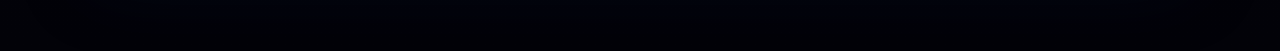
<file: impressum.html>
<!doctype html>
<html lang="de">
<head>
  <meta charset="utf-8">
  <title>Impressum | bartadesign</title>
  <meta name="viewport" content="width=device-width, initial-scale=1">
  <meta name="description" content="Impressum von bartadesign: Anbieterkennzeichnung gemäß § 5 ECG und § 24 MedienG (Österreich).">
  <link rel="preconnect" href="https://fonts.googleapis.com">
  <link rel="preconnect" href="https://fonts.gstatic.com" crossorigin>
  <link href="https://fonts.googleapis.com/css2?family=Poppins:wght@300;400;500;600;700&display=swap" rel="stylesheet">
  <link rel="stylesheet" href="style.css">
</head>
<body class="neon">
  <header class="hero">
    <nav class="navigation">
      <ul>
        <li><a href="index.html">Home</a></li>
        <li><a href="ueber_mich.html">Über mich</a></li>
        <li><a href="projekt.html">Projekt</a></li>
        <li><a href="contact.html">Kontakt</a></li>
        <li><a href="anfrage.html">Anfrage</a></li>
      </ul>
    </nav>
    <div class="hero-indicator"></div>
    <div class="hero-content">
      <div class="hero-text">
        <span class="section-label">Rechtliches</span>
        <h1>Impressum</h1>
        <p>Anbieterkennzeichnung gemäß § 5 ECG und § 24 MedienG (Österreich)</p>
      </div>
    </div>
  </header>

  <main>
    <section class="legal">
      <h2>Angaben gemäß § 5 ECG</h2>
      <address>
        Barta Webdesign<br>
        Paolo Barta<br>
        6934 Sulzberg, Österreich
      </address>

      <h2>Kontakt</h2>
      <p>E-Mail: <a href="mailto:paolobarta07pb@gmail.com">paolobarta07pb@gmail.com</a><br>
         Telefon: <a href="tel:+436776239317">+43 677 623 9317</a><br>
         Website: <a href="https://bartawebdesign.at">www.bartawebdesign.at</a></p>

      <h2>Urheberrecht & Haftung</h2>
      <p>Inhalte wurden mit Sorgfalt erstellt. Für Richtigkeit, Vollständigkeit und Aktualität übernehmen wir keine Gewähr. Externe Links führen zu Seiten Dritter; dafür sind jeweils deren Betreiber verantwortlich.</p>

      <h2>Streitbeilegung</h2>
      <p>Plattform der EU-Kommission zur Online-Streitbeilegung: <a href="https://ec.europa.eu/odr" target="_blank" rel="noopener">ec.europa.eu/odr</a></p>
    </section>
  </main>

  <footer class="site-footer" role="contentinfo">
    <div class="footer-inner">
      <span class="footer-left">bartadesign</span>
      <nav class="footer-right" aria-label="Rechtliches">
        <a class="footer-btn" href="datenschutz.html">Datenschutz</a>
        <a class="footer-btn" href="impressum.html" aria-current="page">Impressum</a>
      </nav>
    </div>
  </footer>
</body>
</html>
</file>
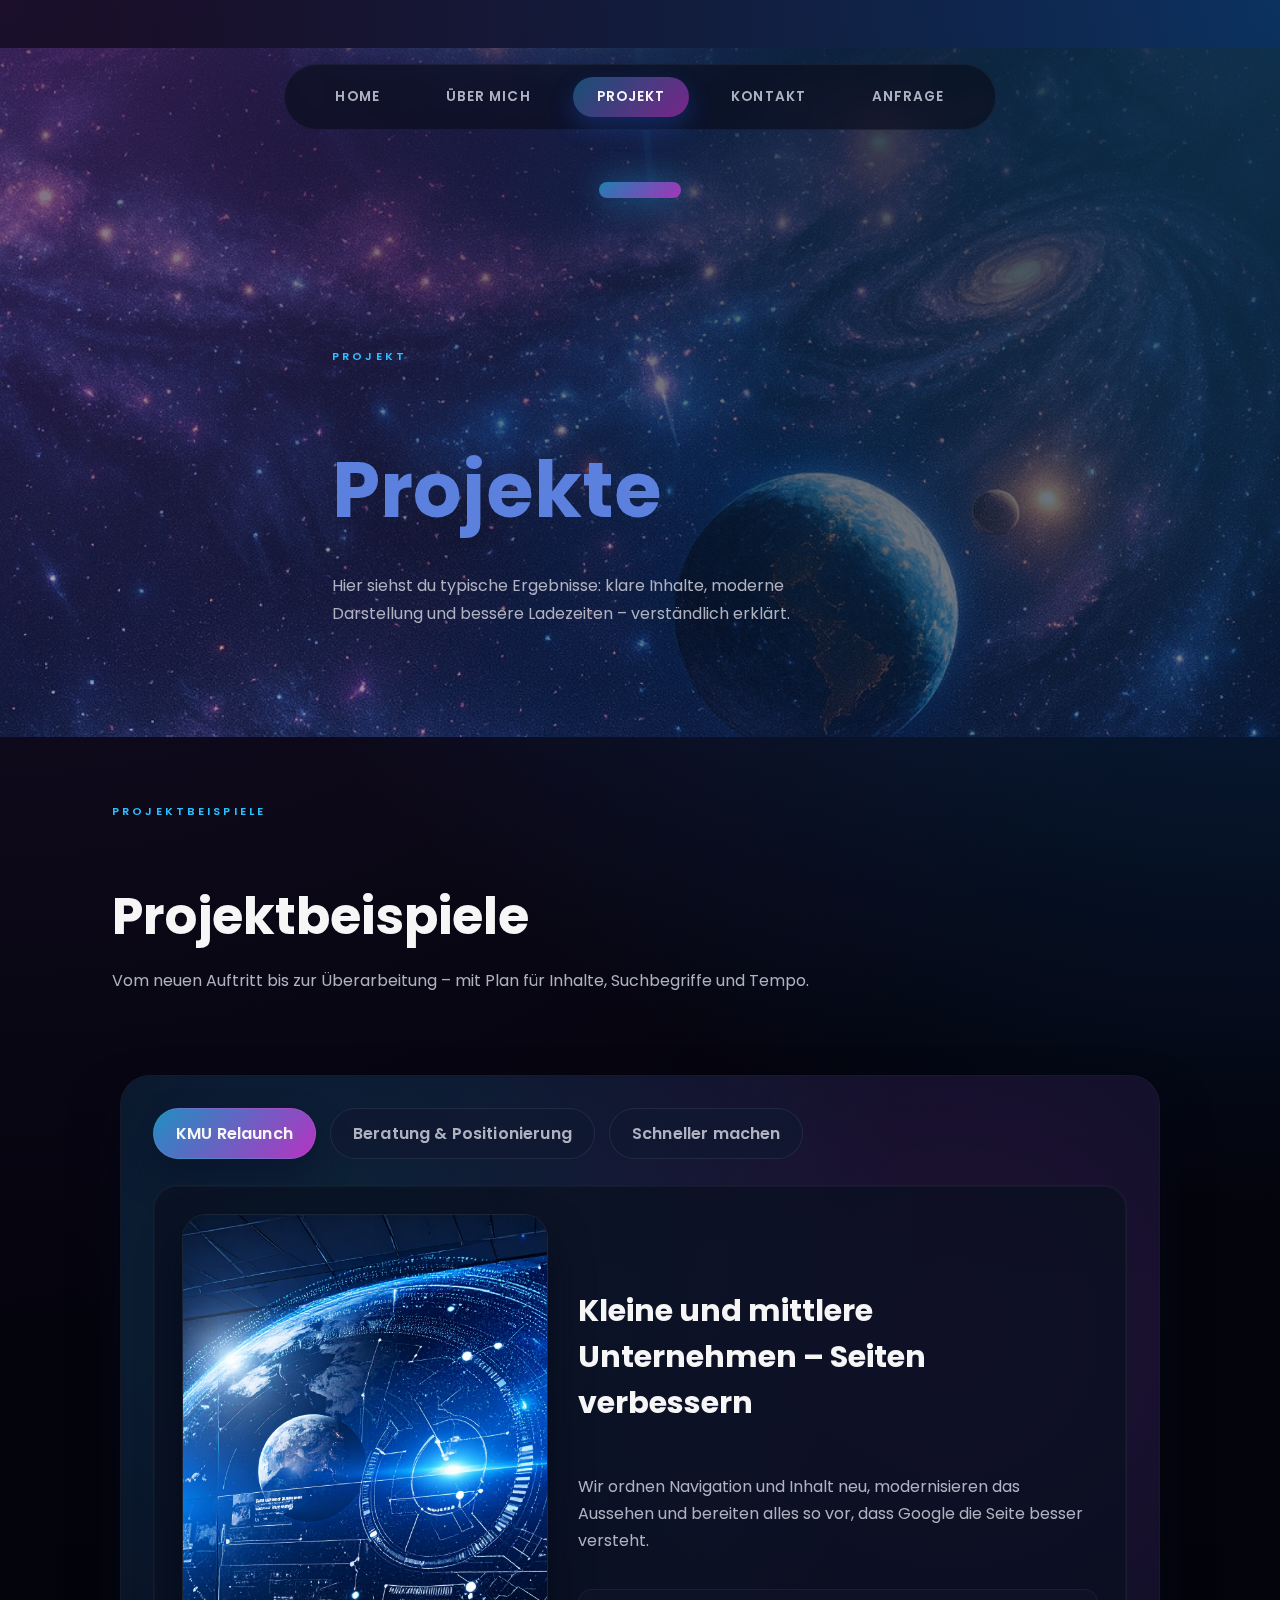
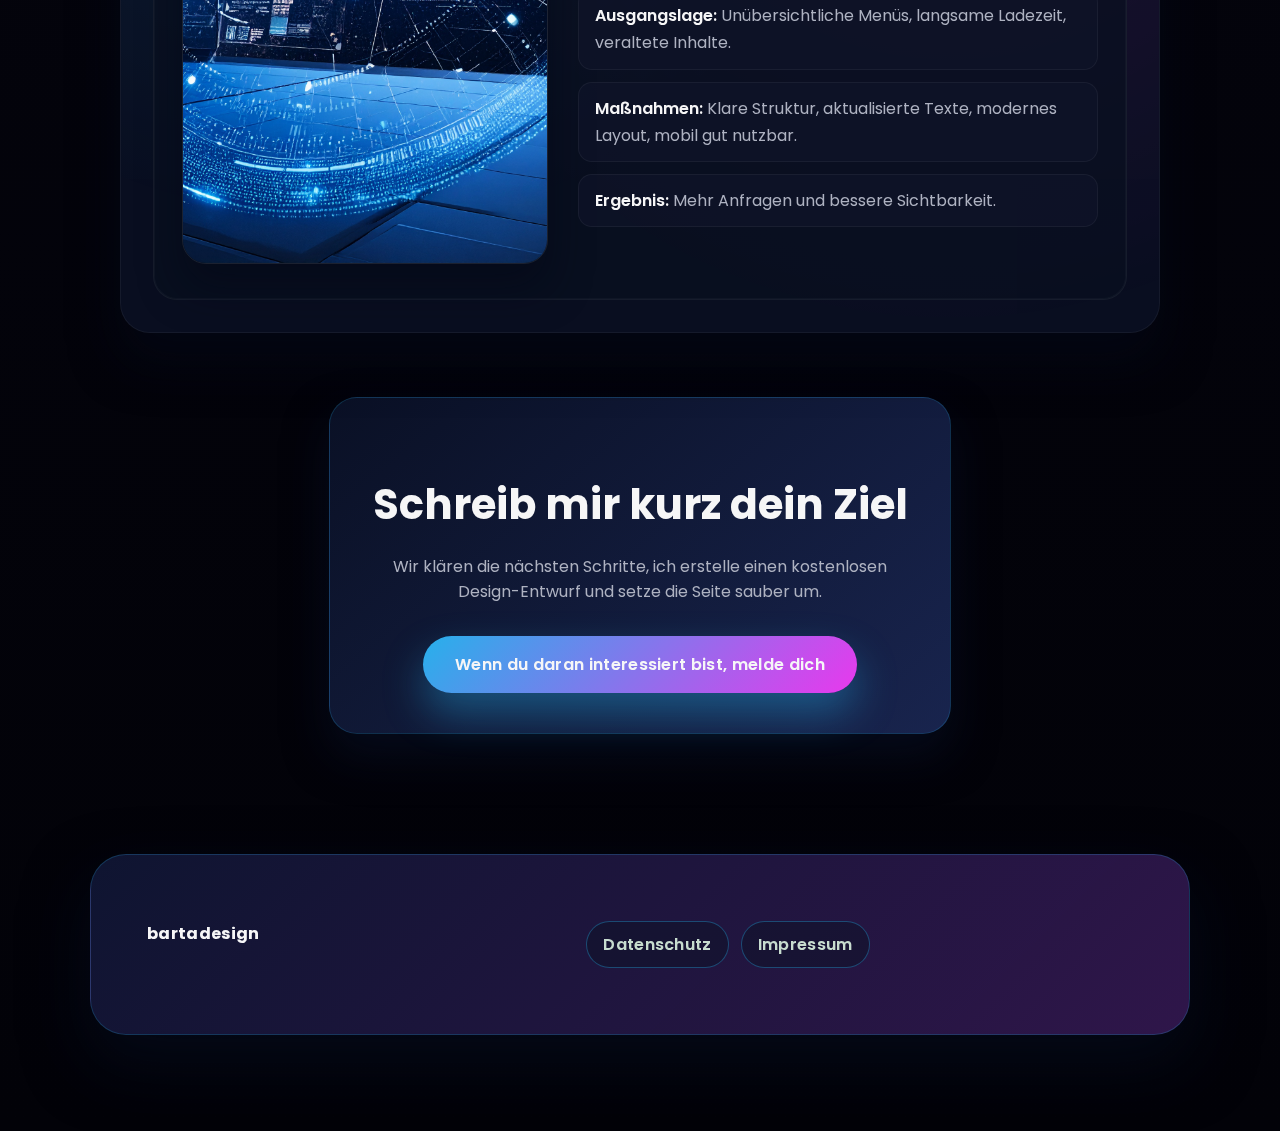
<file: projekt.html>
<!DOCTYPE html>
<html lang="de">
<head>
  <meta charset="UTF-8">
  <meta name="viewport" content="width=device-width, initial-scale=1.0">
  <title>Projekte – Webdesign Beispiele & Ergebnisse | Barta Webdesign</title>
  <meta name="description" content="Beispiele aus der Praxis: neue Websites, Überarbeitungen und schnellere Ladezeiten. Klare Inhalte, einfache Führung und bessere Sichtbarkeit.">
  <link rel="canonical" href="https://bartawebdesign.at/projekt.html">

  <meta property="og:type" content="website">
  <meta property="og:site_name" content="Barta Webdesign">
  <meta property="og:title" content="Projekte – Webdesign Beispiele & Ergebnisse">
  <meta property="og:description" content="So werden Seiten klarer, schneller und sichtbarer. Einblick in typische Kundenergebnisse.">
  <meta property="og:url" content="https://bartawebdesign.at/projekt.html">
  <meta property="og:image" content="https://bartawebdesign.at/Bilder/social.png">
  <meta property="og:locale" content="de_AT">

  <meta name="twitter:card" content="summary_large_image">
  <meta name="twitter:title" content="Projekte – Webdesign Beispiele & Ergebnisse">
  <meta name="twitter:description" content="Neue Seiten, Relaunches und mehr Tempo – einfach erklärt.">
  <meta name="twitter:image" content="https://bartawebdesign.at/Bilder/social.png">

  <link rel="preconnect" href="https://fonts.googleapis.com">
  <link rel="preconnect" href="https://fonts.gstatic.com" crossorigin>
  <link href="https://fonts.googleapis.com/css2?family=Poppins:wght@300;400;500;600;700&display=swap" rel="stylesheet">
  <link rel="stylesheet" href="style.css">

  <script type="application/ld+json">
  {"@context":"https://schema.org","@type":"ItemList","name":"Webdesign Projekte – Beispiele","itemListElement":[
    {"@type":"ListItem","position":1,"item":{"@type":"CreativeWork","name":"Relaunch für KMU","description":"Neue Struktur, moderne Darstellung, bessere Sichtbarkeit."}},
    {"@type":"ListItem","position":2,"item":{"@type":"CreativeWork","name":"Beratung & Positionierung","description":"Klarer Nutzen, zielgerichtete Seite, mehr Anfragen."}},
    {"@type":"ListItem","position":3,"item":{"@type":"CreativeWork","name":"Schneller machen","description":"Bilder leichter, Code schlanker, bessere Nutzererfahrung."}}
  ]}
  </script>
</head>
<body class="neon projekt-page">
  <header class="hero project-hero">
    <nav class="navigation">
      <ul>
        <li><a href="index.html">Home</a></li>
        <li><a href="ueber_mich.html">Über mich</a></li>
        <li><a class="active" href="projekt.html" aria-current="page">Projekt</a></li>
        <li><a href="contact.html">Kontakt</a></li>
        <li><a href="anfrage.html">Anfrage</a></li>
      </ul>
    </nav>
    <div class="hero-indicator"></div>
    <div class="hero-content">
      <div class="hero-text">
        <span class="section-label">Projekt</span>
        <h1>Projekte</h1>
        <p>Hier siehst du typische Ergebnisse: klare Inhalte, moderne Darstellung und bessere Ladezeiten – verständlich erklärt.</p>
      </div>
    </div>
  </header>

  <main>
    <section class="project-showcase">
      <div class="section-heading">
        <span class="section-label">Projektbeispiele</span>
        <h2>Projektbeispiele</h2>
        <p class="section-intro">Vom neuen Auftritt bis zur Überarbeitung – mit Plan für Inhalte, Suchbegriffe und Tempo.</p>
      </div>

      <div class="project-selector">
        <input type="radio" name="project-case" id="project-tab-1" checked>
        <input type="radio" name="project-case" id="project-tab-2">
        <input type="radio" name="project-case" id="project-tab-3">

        <div class="project-tab-labels" aria-label="Projektbeispiele">
          <label for="project-tab-1" tabindex="0">KMU Relaunch</label>
          <label for="project-tab-2" tabindex="0">Beratung &amp; Positionierung</label>
          <label for="project-tab-3" tabindex="0">Schneller machen</label>
        </div>

        <div class="project-panels">
          <article class="project-panel panel-1">
            <div class="panel-media">
              <img src="Bilder/display.jpg" alt="Relaunch Beispiel – vorher/nachher" loading="lazy" width="900" height="700">
            </div>
            <div class="panel-content">
              <h3>Kleine und mittlere Unternehmen – Seiten verbessern</h3>
              <p>Wir ordnen Navigation und Inhalt neu, modernisieren das Aussehen und bereiten alles so vor, dass Google die Seite besser versteht.</p>
              <ul class="case-facts">
                <li><strong>Ausgangslage:</strong> Unübersichtliche Menüs, langsame Ladezeit, veraltete Inhalte.</li>
                <li><strong>Maßnahmen:</strong> Klare Struktur, aktualisierte Texte, modernes Layout, mobil gut nutzbar.</li>
                <li><strong>Ergebnis:</strong> Mehr Anfragen und bessere Sichtbarkeit.</li>
              </ul>
            </div>
          </article>

          <article class="project-panel panel-2">
            <div class="panel-media">
              <img src="Bilder/kugelschiff.jpg" alt="Beratung und klare Positionierung" loading="lazy" width="800" height="600">
            </div>
            <div class="panel-content">
              <h3>Beratung – klar sagen, wofür man steht</h3>
              <p>Wir machen deutlich, welchen Nutzen deine Leistung hat und wer sie braucht. Die Seite leitet Interessenten ohne Umwege zur Anfrage.</p>
              <ul class="case-facts">
                <li><strong>Ausgangslage:</strong> Unklare Botschaft, wenige Anfragen.</li>
                <li><strong>Maßnahmen:</strong> Klare Überschriften, strukturierte Inhalte, einfache Wege zur Anfrage.</li>
                <li><strong>Ergebnis:</strong> Mehr passende Kontakte.</li>
              </ul>
            </div>
          </article>

          <article class="project-panel panel-3">
            <div class="panel-media">
              <img src="Bilder/universum.jpg" alt="Seiten schneller machen" loading="lazy" width="800" height="600">
            </div>
            <div class="panel-content">
              <h3>Seite schneller machen</h3>
              <p>Wir verkleinern Bilder, räumen Code auf und vermeiden Layout-Sprünge. Das fühlt sich schneller an und wird besser bewertet.</p>
              <ul class="case-facts">
                <li><strong>Ausgangslage:</strong> Lange Wartezeit, unruhiges Layout, viele Abbrüche.</li>
                <li><strong>Maßnahmen:</strong> Leichtere Dateien, ordentliche Struktur, ruhiger Seitenaufbau.</li>
                <li><strong>Ergebnis:</strong> Spürbar schneller und angenehmer.</li>
              </ul>
            </div>
          </article>
        </div>
      </div>
    </section>

    <section class="project-cta" id="kontakt">
      <div class="cta-card">
        <h2>Schreib mir kurz dein Ziel</h2>
        <p>Wir klären die nächsten Schritte, ich erstelle einen kostenlosen Design-Entwurf und setze die Seite sauber um.</p>
        <a class="primary-cta" href="anfrage.html">Wenn du daran interessiert bist, melde dich</a>
      </div>
    </section>
  </main>

  <footer class="site-footer" role="contentinfo">
    <div class="footer-inner">
      <span class="footer-left">bartadesign</span>
      <nav class="footer-right" aria-label="Rechtliches">
        <a class="footer-btn" href="datenschutz.html">Datenschutz</a>
        <a class="footer-btn" href="impressum.html">Impressum</a>
      </nav>
    </div>
  </footer>
</body>
</html>
</file>
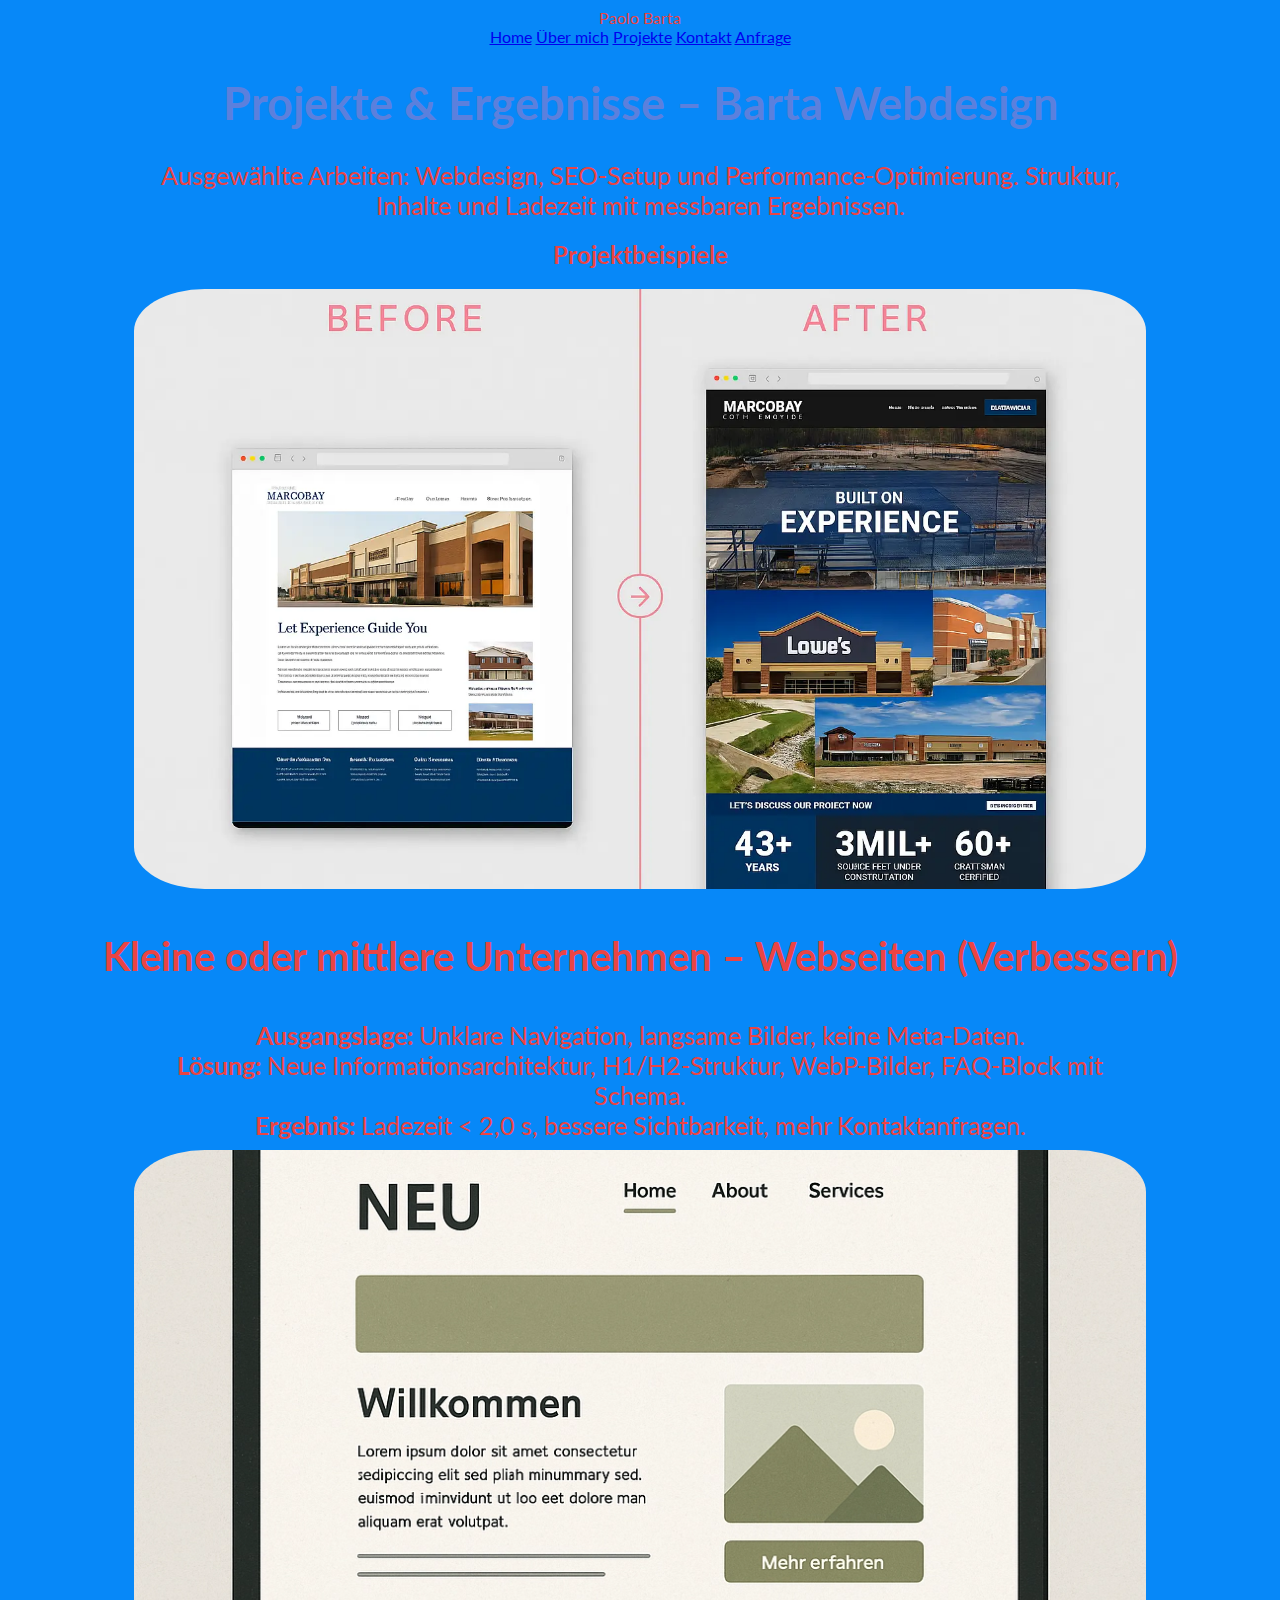
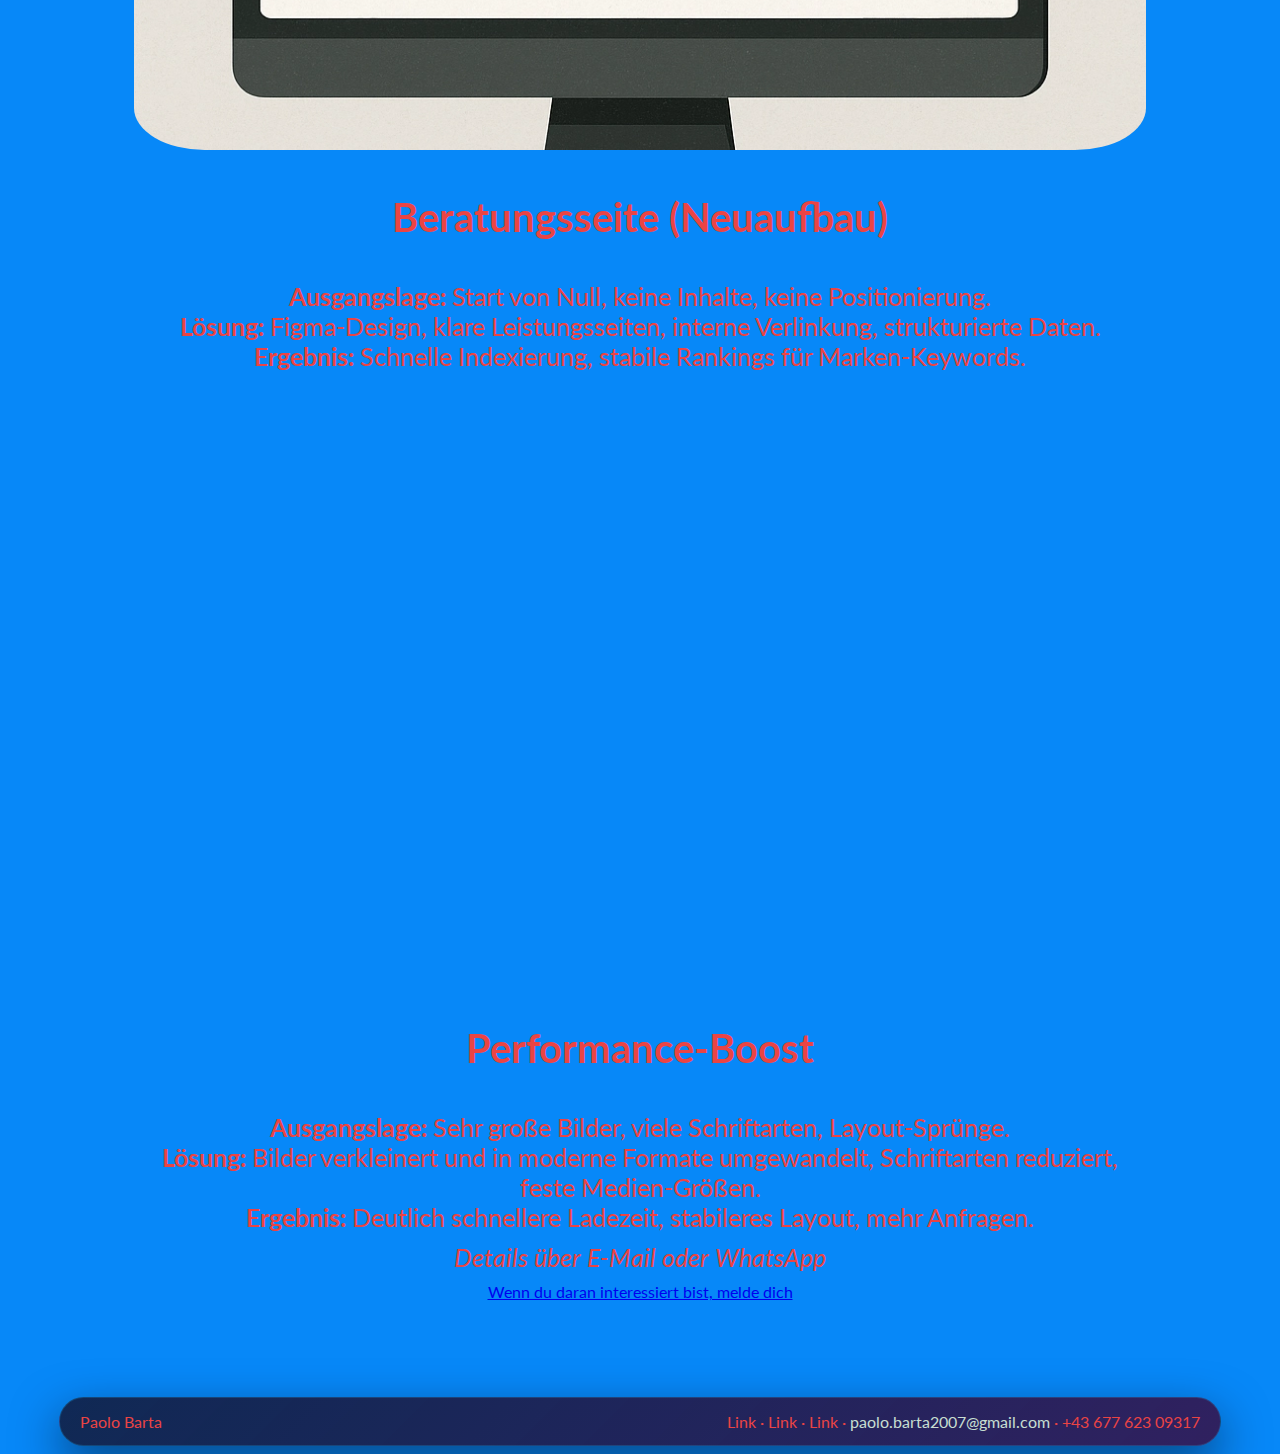
<file: projekte.html>
<!doctype html>
<html lang="de">
<head>
  <meta charset="utf-8">
  <meta name="viewport" content="width=device-width, initial-scale=1">
  <title>Projekte & Ergebnisse – Barta Webdesign</title>
  <meta name="description" content="Ausgewählte Arbeiten: Webdesign, SEO-Setup und Performance-Optimierung. Struktur, Inhalte und Ladezeit mit messbaren Ergebnissen.">
  <link rel="canonical" href="https://bartawebdesign.at/projekte.html">
  <meta property="og:site_name" content="Barta Webdesign">
  <meta property="og:type" content="website">
  <meta property="og:title" content="Projekte & Ergebnisse – Webdesign, SEO & Performance">
  <meta property="og:description" content="Ausgewählte Arbeiten: Relaunch, Neuaufbau, Performance-Boost. Messbar schnell und strukturiert.">
  <meta property="og:url" content="https://bartawebdesign.at/projekte.html">
  <meta property="og:image" content="https://bartawebdesign.at/Bilder/social.png">
  <meta property="og:image:width" content="1200"><meta property="og:image:height" content="630">
  <meta name="twitter:card" content="summary_large_image">
  <meta name="twitter:title" content="Projekte & Ergebnisse – Barta Webdesign">
  <meta name="twitter:description" content="Relaunch, Neuaufbau, Performance – sichtbar bessere Resultate.">
  <meta name="twitter:image" content="https://bartawebdesign.at/Bilder/social.png">
  <link rel="stylesheet" href="style.css">
</head>
<body>
<header class="site-header">
  <div class="container navbar">
    <div class="brand">Paolo Barta</div>
    <nav class="nav" aria-label="Hauptnavigation">
      <a href="index.html">Home</a>
      <a href="ueber-mich.html">Über mich</a>
      <a href="projekte.html" class="active" aria-current="page">Projekte</a>
      <a href="kontakt.html">Kontakt</a>
      <a href="formular.html">Anfrage</a>
    </nav>
  </div>
</header>

<main>
  <section class="section">
    <div class="container">
      <h1>Projekte &amp; Ergebnisse – Barta Webdesign</h1>
      <p class="lead">Ausgewählte Arbeiten: Webdesign, SEO-Setup und Performance-Optimierung. Struktur, Inhalte und Ladezeit mit messbaren Ergebnissen.</p>
    </div>
  </section>

  <section class="section-tight">
    <div class="container">
      <h2>Projektbeispiele</h2>

      <!-- Card 1 -->
      <div class="grid-2 mt-4">
        <picture>
          <source srcset="Bilder/Projekt1.webp" type="image/webp">
          <img class="img ratio-4x3" src="Bilder/Projekt1.png" alt="Redesign – Vorher/Nachher"
               width="800" height="600" loading="lazy" decoding="async">
        </picture>
        <div>
          <h3>Kleine oder mittlere Unternehmen – Webseiten (Verbessern)</h3>
          <p><strong>Ausgangslage:</strong> Unklare Navigation, langsame Bilder, keine Meta-Daten.<br>
             <strong>Lösung:</strong> Neue Informationsarchitektur, H1/H2-Struktur, WebP-Bilder, FAQ-Block mit Schema.<br>
             <strong>Ergebnis:</strong> Ladezeit &lt; 2,0 s, bessere Sichtbarkeit, mehr Kontaktanfragen.</p>
        </div>
      </div>

      <!-- Card 2 -->
      <div class="grid-2 mt-6">
        <picture>
          <source srcset="Bilder/Projekt2.webp" type="image/webp">
          <img class="img ratio-4x3" src="Bilder/Projekt2.jpeg" alt="Neubau – moderne Unternehmensseite"
               width="800" height="600" loading="lazy" decoding="async">
        </picture>
        <div>
          <h3>Beratungsseite (Neuaufbau)</h3>
          <p><strong>Ausgangslage:</strong> Start von Null, keine Inhalte, keine Positionierung.<br>
             <strong>Lösung:</strong> Figma-Design, klare Leistungsseiten, interne Verlinkung, strukturierte Daten.<br>
             <strong>Ergebnis:</strong> Schnelle Indexierung, stabile Rankings für Marken-Keywords.</p>
        </div>
      </div>

      <!-- Card 3 -->
      <div class="grid-2 mt-6">
        <picture>
          <source srcset="Bilder/Projekt3.webp" type="image/webp">
          <img class="img ratio-4x3" src="Bilder/Projekt3.png" alt="Performance-Optimierung – Ladezeit & Stabilität"
               width="800" height="600" loading="lazy" decoding="async">
        </picture>
        <div>
          <h3>Performance-Boost</h3>
          <p><strong>Ausgangslage:</strong> Sehr große Bilder, viele Schriftarten, Layout-Sprünge.<br>
             <strong>Lösung:</strong> Bilder verkleinert und in moderne Formate umgewandelt, Schriftarten reduziert, feste Medien-Größen.<br>
             <strong>Ergebnis:</strong> Deutlich schnellere Ladezeit, stabileres Layout, mehr Anfragen.</p>
        </div>
      </div>

      <p class="center mt-6"><em>Details über E-Mail oder WhatsApp</em></p>

      <section class="section-tight center">
        <a class="btn secondary" href="formular.html">Wenn du daran interessiert bist, melde dich</a>
      </section>
    </div>
  </section>
</main>

<footer class="site-footer">
  <div class="container" style="display:flex;justify-content:space-between;gap:16px;flex-wrap:wrap">
    <div>Paolo Barta</div>
    <div class="small">Link · Link · Link · <a href="mailto:paolo.barta2007@gmail.com">paolo.barta2007@gmail.com</a> · +43 677 623 09317</div>
  </div>
</footer>
</body>
</html>
</file>
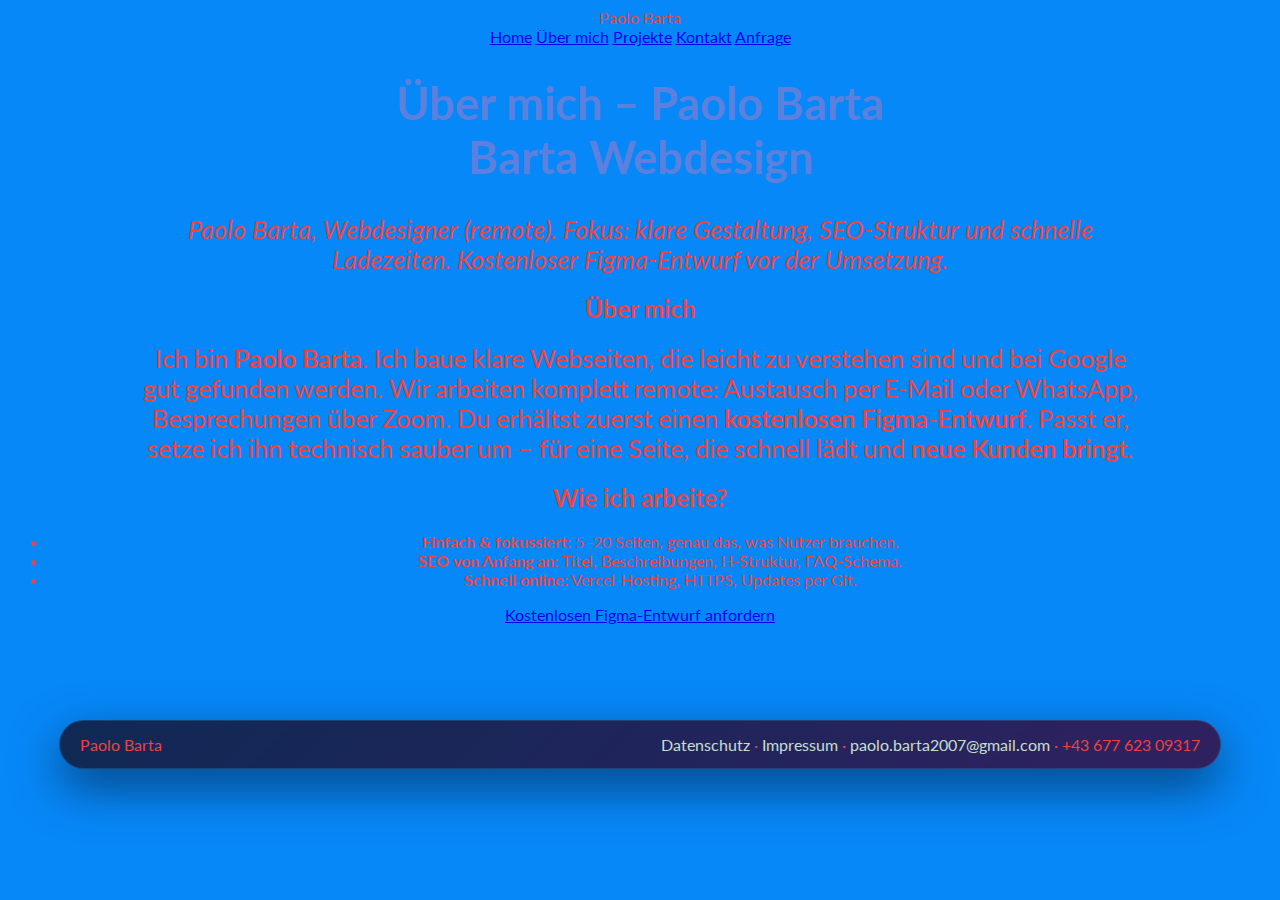
<file: ueber-mich.html>
<!doctype html>
<html lang="de">
<head>
  <meta charset="utf-8">
  <meta name="viewport" content="width=device-width, initial-scale=1">
  <title>Über mich – Paolo Barta | Barta Webdesign</title>
  <meta name="description" content="Paolo Barta, Webdesigner (remote). Fokus: klare Gestaltung, SEO-Struktur und schnelle Ladezeiten. Kostenloser Figma-Entwurf vor der Umsetzung.">
  <link rel="canonical" href="https://bartawebdesign.at/ueber-mich.html">
  <meta property="og:site_name" content="Barta Webdesign">
  <meta property="og:type" content="profile">
  <meta property="og:title" content="Über mich – Paolo Barta (Webdesign remote)">
  <meta property="og:description" content="Klare Gestaltung, SEO-Struktur, schnelle Ladezeiten. Kostenloser Figma-Entwurf vor Umsetzung.">
  <meta property="og:url" content="https://bartawebdesign.at/ueber-mich.html">
  <meta property="og:image" content="https://bartawebdesign.at/Bilder/social.png">
  <meta property="og:image:width" content="1200"><meta property="og:image:height" content="630">
  <meta name="twitter:card" content="summary_large_image">
  <meta name="twitter:title" content="Über mich – Paolo Barta">
  <meta name="twitter:description" content="Webdesigner (remote) – Fokus auf Struktur, Speed & SEO.">
  <meta name="twitter:image" content="https://bartawebdesign.at/Bilder/social.png">
  <link rel="stylesheet" href="style.css">
</head>
<body>
<header class="site-header">
  <div class="container navbar">
    <div class="brand">Paolo Barta</div>
    <nav class="nav" aria-label="Hauptnavigation">
      <a href="index.html">Home</a>
      <a href="ueber-mich.html" class="active" aria-current="page">Über mich</a>
      <a href="projekte.html">Projekte</a>
      <a href="kontakt.html">Kontakt</a>
      <a href="formular.html">Anfrage</a>
    </nav>
  </div>
</header>

<!-- Hero mit WebP/PNG image-set -->
<section class="hero" style="--hero: image-set(url('Bilder/bachhintergrund.webp') type('image/webp'), url('Bilder/bachhintergrund.png') type('image/png')); ">
  <div class="container">
    <h1>Über mich – Paolo Barta<br>Barta Webdesign</h1>
    <p class="sub"><em>Paolo Barta, Webdesigner (remote). Fokus: klare Gestaltung, SEO-Struktur und schnelle Ladezeiten. Kostenloser Figma-Entwurf vor der Umsetzung.</em></p>
  </div>
</section>

<main>
  <section class="section-after-hero">
    <div class="container">
      <h2>Über mich</h2>
      <p>Ich bin <strong>Paolo Barta</strong>. Ich baue klare Webseiten, die leicht zu verstehen sind und bei Google gut gefunden werden. Wir arbeiten komplett remote: Austausch per E-Mail oder WhatsApp, Besprechungen über Zoom. Du erhältst zuerst einen <strong>kostenlosen Figma-Entwurf</strong>. Passt er, setze ich ihn technisch sauber um – für eine Seite, die schnell lädt und <strong>neue Kunden bringt</strong>.</p>
    </div>
  </section>

  <section class="section-tight">
    <div class="container">
      <h2>Wie ich arbeite?</h2>
      <ul class="bullets">
        <li><strong>Einfach &amp; fokussiert:</strong> 5–20 Seiten, genau das, was Nutzer brauchen.</li>
        <li><strong>SEO von Anfang an:</strong> Titel, Beschreibungen, H-Struktur, FAQ-Schema.</li>
        <li><strong>Schnell online:</strong> Vercel-Hosting, HTTPS, Updates per Git.</li>
      </ul>
      <div class="mt-4">
        <a class="btn primary" href="formular.html">Kostenlosen Figma-Entwurf anfordern</a>
      </div>
    </div>
  </section>
</main>

<footer class="site-footer">
  <div class="container" style="display:flex;justify-content:space-between;gap:16px;flex-wrap:wrap">
    <div>Paolo Barta</div>
    <div class="small">
      <a href="datenschutz.html">Datenschutz</a> · <a href="impressum.html">Impressum</a> ·
      <a href="mailto:paolo.barta2007@gmail.com">paolo.barta2007@gmail.com</a> · +43 677 623 09317
    </div>
  </div>
</footer>
</body>
</html>
</file>
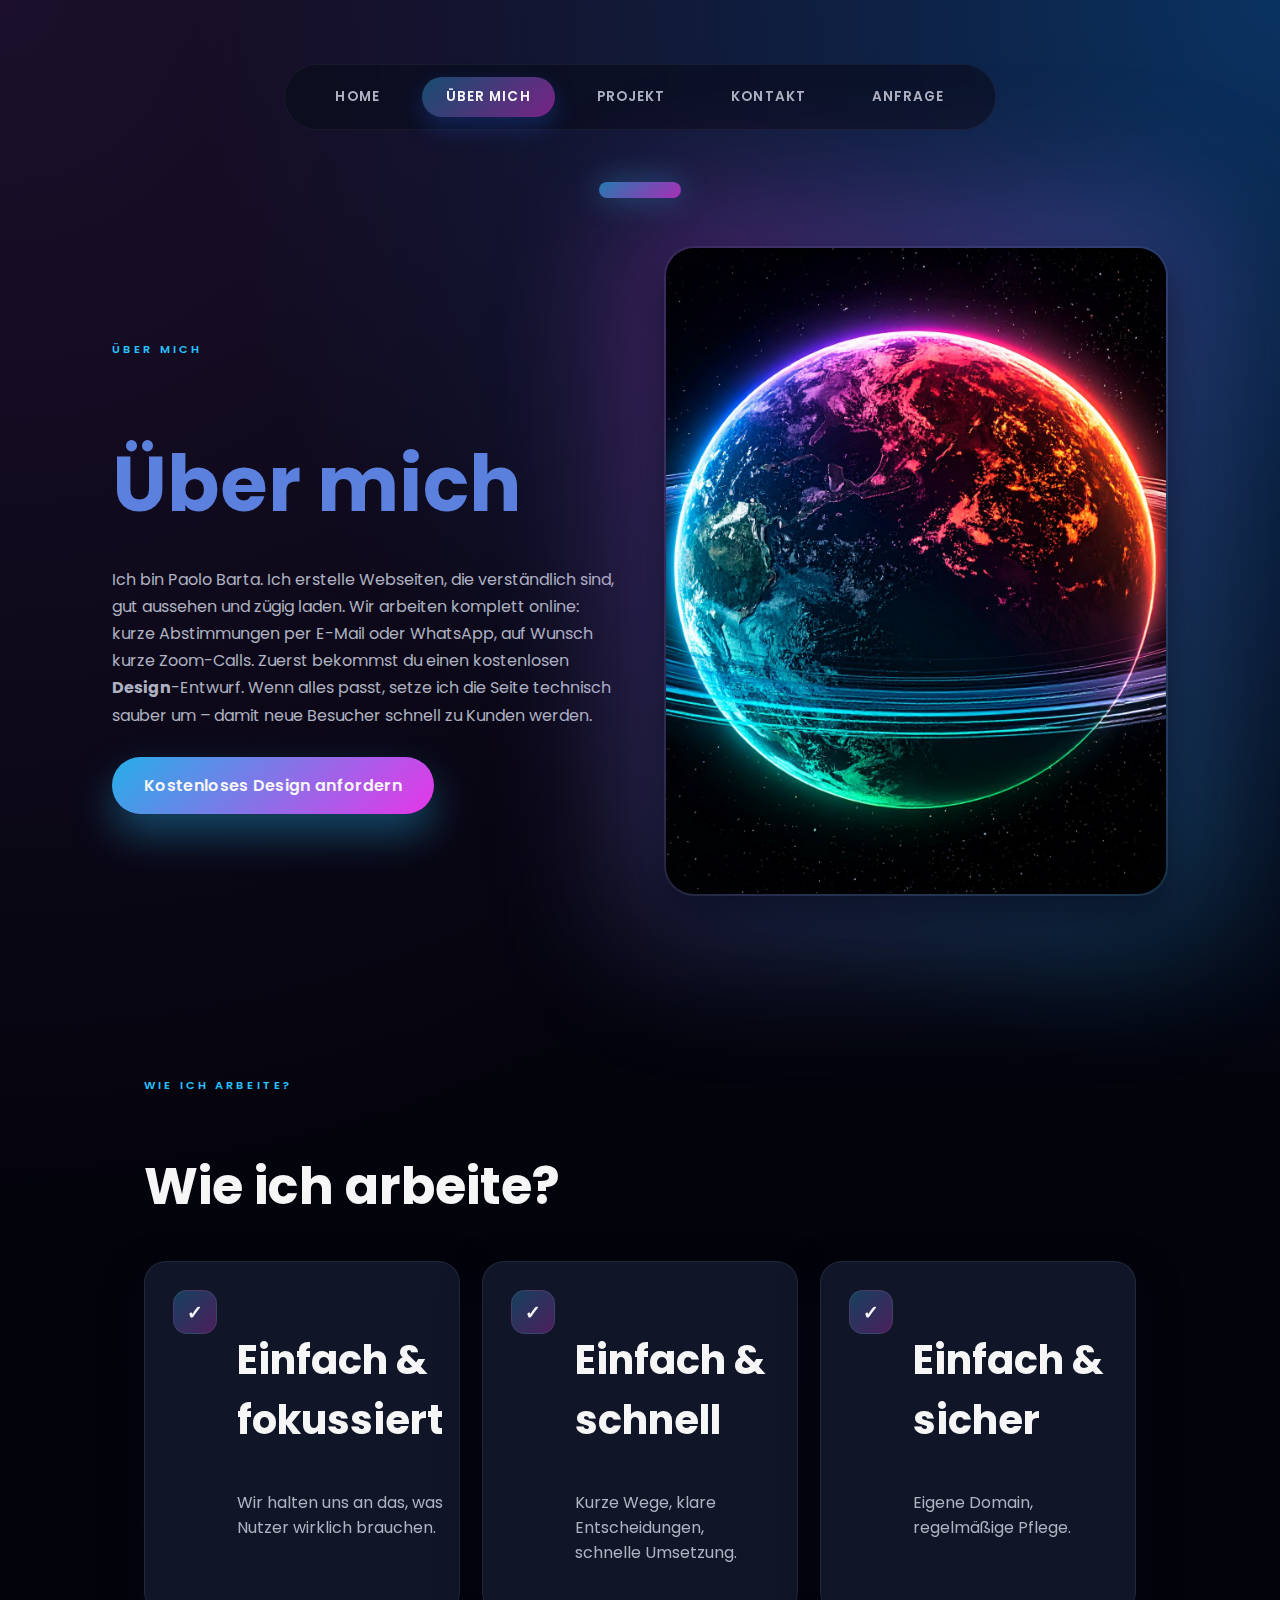
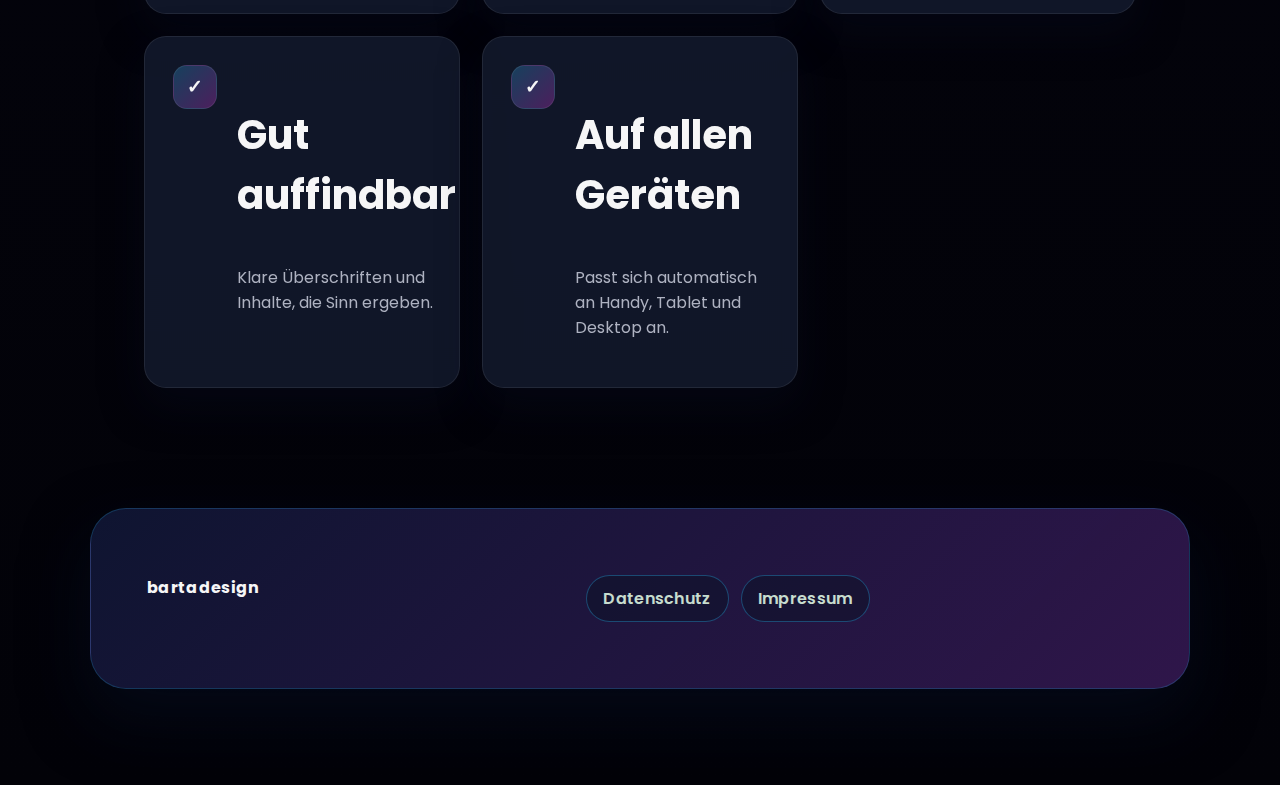
<file: ueber_mich.html>
<!DOCTYPE html>
<html lang="de">
<head>
  <meta charset="UTF-8">
  <meta name="viewport" content="width=device-width, initial-scale=1.0">
  <title>Über mich – Paolo Barta | Barta Webdesign</title>
  <meta name="description" content="Ich bin Paolo Barta. Ich plane und baue klare, schnelle Webseiten. Wir arbeiten einfach zusammen: kurze Abstimmungen, verständliche Schritte, saubere Umsetzung. Kostenloser Design-Entwurf.">
  <meta name="robots" content="index,follow">
  <link rel="canonical" href="https://bartawebdesign.at/ueber_mich.html">

  <meta property="og:type" content="website">
  <meta property="og:site_name" content="Barta Webdesign">
  <meta property="og:title" content="Über mich – Paolo Barta | Barta Webdesign">
  <meta property="og:description" content="Einfache Zusammenarbeit, klare Websites, schnelle Ladezeiten – mit Plan und kostenloser Erst-Skizze.">
  <meta property="og:url" content="https://bartawebdesign.at/ueber_mich.html">
  <meta property="og:image" content="https://bartawebdesign.at/Bilder/social.png">
  <meta property="og:locale" content="de_AT">

  <meta name="twitter:card" content="summary_large_image">
  <meta name="twitter:title" content="Über mich – Paolo Barta | Barta Webdesign">
  <meta name="twitter:description" content="Webseiten einfach erklärt und sauber umgesetzt. Kostenloser Design-Entwurf.">
  <meta name="twitter:image" content="https://bartawebdesign.at/Bilder/social.png">

  <link rel="preconnect" href="https://fonts.googleapis.com">
  <link rel="preconnect" href="https://fonts.gstatic.com" crossorigin>
  <link href="https://fonts.googleapis.com/css2?family=Poppins:wght@300;400;500;600;700&display=swap" rel="stylesheet">
  <link rel="stylesheet" href="style.css">

  <script type="application/ld+json">
  {"@context":"https://schema.org","@type":"AboutPage","name":"Über mich – Paolo Barta","url":"https://bartawebdesign.at/ueber_mich.html","inLanguage":"de-AT","mainEntity":{"@type":"Person","name":"Paolo Barta","jobTitle":"Webdesigner","url":"https://bartawebdesign.at","email":"kontakt@bartawebdesign.at"},"publisher":{"@type":"Organization","name":"Barta Webdesign","url":"https://bartawebdesign.at","logo":{"@type":"ImageObject","url":"https://bartawebdesign.at/Bilder/social.png"}}}
  </script>
</head>
<body class="neon">
  <header class="hero">
    <nav class="navigation">
      <ul>
        <li><a href="index.html">Home</a></li>
        <li><a class="active" href="ueber_mich.html" aria-current="page">Über mich</a></li>
        <li><a href="projekt.html">Projekt</a></li>
        <li><a href="contact.html">Kontakt</a></li>
        <li><a href="contact.html#anfrage">Anfrage</a></li>
      </ul>
    </nav>
    <div class="hero-indicator"></div>
    <div class="hero-content" id="ueber">
      <div class="hero-text">
        <span class="section-label">Über mich</span>
        <h1>Über mich</h1>
        <p>Ich bin Paolo Barta. Ich erstelle Webseiten, die verständlich sind, gut aussehen und zügig laden. Wir arbeiten komplett online: kurze Abstimmungen per E-Mail oder WhatsApp, auf Wunsch kurze Zoom-Calls. Zuerst bekommst du einen kostenlosen <strong>Design</strong>-Entwurf. Wenn alles passt, setze ich die Seite technisch sauber um – damit neue Besucher schnell zu Kunden werden.</p>
        <a class="primary-cta" href="anfrage.html">Kostenloses Design anfordern</a>
      </div>
      <div class="hero-image">
        <img src="Bilder/planetueber.jpg" alt="Neon-Stil: Planet vor dunklem Hintergrund" width="900" height="700">
      </div>
    </div>
  </header>

  <main>
<section class="work-process">
  <div class="section-heading">
    <span class="section-label">Wie ich arbeite?</span>
    <h2>Wie ich arbeite?</h2>
  </div>

  <div class="card-grid">
    <article class="card"><div class="icon">✓</div><div><h3>Einfach &amp; fokussiert</h3><p>Wir halten uns an das, was Nutzer wirklich brauchen.</p></div></article>
    <article class="card"><div class="icon">✓</div><div><h3>Einfach &amp; schnell</h3><p>Kurze Wege, klare Entscheidungen, schnelle Umsetzung.</p></div></article>
    <article class="card"><div class="icon">✓</div><div><h3>Einfach &amp; sicher</h3><p>Eigene Domain, regelmäßige Pflege.</p></div></article>
    <article class="card"><div class="icon">✓</div><div><h3>Gut auffindbar</h3><p>Klare Überschriften und Inhalte, die Sinn ergeben.</p></div></article>
    <article class="card"><div class="icon">✓</div><div><h3>Auf allen Geräten</h3><p>Passt sich automatisch an Handy, Tablet und Desktop an.</p></div></article>
  </div>
</section>
  </main>

  <footer class="site-footer" role="contentinfo">
    <div class="footer-inner">
      <span class="footer-left">bartadesign</span>
      <nav class="footer-right" aria-label="Rechtliches">
        <a class="footer-btn" href="datenschutz.html">Datenschutz</a>
        <a class="footer-btn" href="impressum.html">Impressum</a>
      </nav>
    </div>
  </footer>
</body>
</html>
</file>
<file: style.css>
@import url('https://fonts.googleapis.com/css2?family=Lato:wght@400;700&display=swap');

/* -------------------------------------------------------------------------- */
/* Legacy styles                                                              */
/* -------------------------------------------------------------------------- */

body {
    font-family: 'Lato', sans-serif;
    background-color: rgb(7, 136, 248);
    color: rgb(234, 68, 68);
    text-align: center;
}

h1 {
    color: rgb(91, 128, 221);
    font-size: 45px;
}

h3 {
    font-size: 40px;
    font-weight: bold;
}

img {
    width: 80%;
    max-height: 650px;
    object-fit: cover;
    border-radius: 7%;
}

p {
    font-size: 25px;
    width: 80%;
    margin: 0 auto;
    margin-bottom: 10px;
}

.link-container {
    display: flex;
    flex-direction: column;
    gap: 10px;
    align-items: center;
    margin: 20px 0;
}

.link-box {
    border: 3px solid #ccc;
    padding: 15px;
    border-radius: 40px;
    background-color: #fff;
    text-align: center;
    display: inline-block;
}

.link-box a {
    text-decoration: none;
    color: #007BFF;
    font-weight: bold;
    font-size: 16px;
    box-sizing: border-box;
}

.link-box a:hover {
    color: #0056b3;
    text-decoration: none;
}

/* -------------------------------------------------------------------------- */
/* Neon site styles                                                           */
/* -------------------------------------------------------------------------- */

body.neon {
    --background: #050510;
    --background-alt: #0f1529;
    --accent: #29c1ff;
    --accent-strong: #ff3bff;
    --text-primary: #f6f6f7;
    --text-secondary: #aeb2c1;
    --card-background: rgba(20, 27, 48, 0.85);
    --border-color: rgba(255, 255, 255, 0.08);
    --icon-background: linear-gradient(135deg, rgba(41, 193, 255, 0.25), rgba(255, 59, 255, 0.25));
    --shadow: 0 18px 40px rgba(6, 10, 26, 0.55);
    margin: 0;
    min-height: 100vh;
    font-family: 'Poppins', sans-serif;
    background: radial-gradient(circle at top left, rgba(54, 29, 77, 0.45), transparent 45%),
                radial-gradient(circle at top right, rgba(21, 136, 249, 0.35), transparent 40%),
                linear-gradient(180deg, var(--background) 0%, #020208 100%);
    color: var(--text-primary);
    text-align: left;
    padding: 48px 0 96px;
}

body.neon h1,
body.neon h2,
body.neon h3 {
    text-decoration: none;
}

body.neon * {
    box-sizing: border-box;
}

body.neon a,
body.neon a:hover,
body.neon a:focus {
    text-decoration: none;
}

body.neon p {
    width: auto;
    margin: 0 0 1.2em;
    font-size: 1rem;
    color: var(--text-secondary);
}

body.neon img {
    width: auto;
    max-width: 100%;
    border-radius: 0;
    object-fit: cover;
}

body.neon .hero {
    max-width: 1120px;
    margin: 0 auto;
    padding: 0 32px;
}

body.neon .navigation {
    display: flex;
    justify-content: center;
    margin-bottom: 36px;
}

body.neon .navigation ul {
    list-style: none;
    display: flex;
    gap: 18px;
    background: rgba(9, 13, 27, 0.65);
    border-radius: 999px;
    padding: 12px 26px;
    backdrop-filter: blur(8px);
    border: 1px solid rgba(255, 255, 255, 0.05);
}

body.neon .navigation a {
    display: block;
    padding: 10px 24px;
    font-size: 0.85rem;
    font-weight: 600;
    color: var(--text-secondary);
    text-decoration: none;
    border-radius: 999px;
    text-transform: uppercase;
    letter-spacing: 0.08em;
    transition: color 0.25s ease, background 0.25s ease, box-shadow 0.25s ease;
}

body.neon .navigation a:hover,
body.neon .navigation a:focus {
    color: var(--text-primary);
}

body.neon .navigation a.active {
    color: var(--text-primary);
    background: linear-gradient(135deg, rgba(41, 193, 255, 0.35), rgba(255, 59, 255, 0.45));
    box-shadow: 0 10px 25px rgba(35, 105, 255, 0.25);
}

body.neon .hero-indicator {
    width: 82px;
    height: 16px;
    background: linear-gradient(135deg, rgba(41, 193, 255, 0.6), rgba(255, 59, 255, 0.6));
    border-radius: 999px;
    margin: 0 auto 48px;
    box-shadow: 0 0 30px rgba(41, 193, 255, 0.4);
}

body.neon .hero-content {
    display: grid;
    grid-template-columns: repeat(auto-fit, minmax(280px, 1fr));
    align-items: center;
    gap: 48px;
}

body.neon .section-label {
    display: inline-block;
    text-transform: uppercase;
    letter-spacing: 0.28em;
    font-size: 0.7rem;
    font-weight: 600;
    color: var(--accent);
    margin-bottom: 16px;
}

body.neon .hero-text h1 {
    font-size: clamp(3.2rem, 6vw, 4.8rem);
    font-weight: 700;
    margin-bottom: 24px;
}

body.neon .hero-text p {
    max-width: 520px;
    line-height: 1.7;
    font-size: 1rem;
    color: var(--text-secondary);
    margin: 0;
}

body.neon .hero-image {
    position: relative;
    justify-self: center;
}

body.neon .hero-image::before {
    content: "";
    position: absolute;
    inset: -40px;
    border-radius: 36px;
    background: linear-gradient(135deg, rgba(255, 59, 255, 0.45), rgba(41, 193, 255, 0.5));
    filter: blur(70px);
    opacity: 0.6;
    z-index: 0;
}

body.neon .hero-image img {
    position: relative;
    z-index: 1;
    width: clamp(320px, 45vw, 540px);
    border-radius: 30px;
    box-shadow: 0 22px 40px rgba(6, 10, 26, 0.65);
    border: 2px solid rgba(255, 255, 255, 0.05);
}

body.neon main {
    max-width: 1120px;
    margin: 72px auto 0;
    padding: 0 32px;
    display: flex;
    flex-direction: column;
    gap: 96px;
}

body.neon.projekt-page main {
    margin-top: 60px;
    gap: 64px;
}

body.neon.projekt-page .section-heading {
    margin-bottom: 28px;
}

body.neon.projekt-page .section-heading h2 {
    margin-bottom: 12px;
}

body.neon .section-heading {
    text-align: left;
    margin-bottom: 36px;
    max-width: 720px;
}

body.neon .section-heading h2 {
    font-size: clamp(2.2rem, 4.5vw, 3.2rem);
    font-weight: 700;
    margin-bottom: 16px;
}

body.neon .section-intro {
    color: var(--text-secondary);
    line-height: 1.8;
}

body.neon .benefit-grid {
    display: grid;
    grid-template-columns: repeat(auto-fit, minmax(260px, 1fr));
    gap: 28px;
}

body.neon .benefit-card {
    background: var(--card-background);
    border-radius: 24px;
    padding: 28px;
    border: 1px solid var(--border-color);
    box-shadow: var(--shadow);
    backdrop-filter: blur(8px);
    display: grid;
    grid-template-columns: auto 1fr;
    gap: 20px;
    align-items: center;
}

body.neon .benefit-image {
    width: 82px;
    height: 82px;
    border-radius: 22px;
    background: rgba(11, 18, 38, 0.65);
    display: flex;
    align-items: center;
    justify-content: center;
    border: 1px solid rgba(255, 255, 255, 0.05);
    overflow: hidden;
}

body.neon .benefit-image img {
    width: 100%;
    height: 100%;
}

body.neon .benefit-content h3 {
    font-size: 1.15rem;
    font-weight: 600;
    margin-bottom: 8px;
}

body.neon .benefit-content p {
    color: var(--text-secondary);
    line-height: 1.7;
    font-size: 0.95rem;
    margin: 0;
}

body.neon .services {
    position: relative;
    background: linear-gradient(140deg, rgba(21, 21, 45, 0.85), rgba(10, 10, 30, 0.95));
    border-radius: 34px;
    padding: 48px;
    border: 1px solid rgba(255, 255, 255, 0.05);
    box-shadow: 0 24px 60px rgba(7, 10, 24, 0.6);
    overflow: hidden;
    display: grid;
    grid-template-columns: repeat(auto-fit, minmax(280px, 1fr));
    gap: 48px;
    align-items: center;
}

body.neon .services-visual {
    position: relative;
    display: flex;
    align-items: center;
    justify-content: center;
}

body.neon .services-visual::before {
    content: "";
    position: absolute;
    inset: -30px;
    background: linear-gradient(135deg, rgba(41, 193, 255, 0.35), rgba(255, 59, 255, 0.4));
    filter: blur(80px);
    opacity: 0.7;
    z-index: 0;
}

body.neon .services-visual img {
    position: relative;
    z-index: 1;
    width: clamp(260px, 40vw, 420px);
    border-radius: 30px;
    border: 2px solid rgba(255, 255, 255, 0.08);
    box-shadow: 0 18px 38px rgba(8, 12, 32, 0.65);
}

body.neon .services-text h2 {
    font-size: clamp(2.2rem, 4.5vw, 3.1rem);
    font-weight: 700;
    margin-bottom: 24px;
}

body.neon .services-text ul {
    list-style: none;
    display: grid;
    gap: 16px;
}

body.neon .services-text li {
    position: relative;
    padding-left: 28px;
    color: var(--text-secondary);
    line-height: 1.7;
    font-size: 1rem;
}

body.neon .services-text li::before {
    content: "";
    position: absolute;
    left: 0;
    top: 12px;
    width: 12px;
    height: 12px;
    border-radius: 50%;
    background: linear-gradient(135deg, rgba(41, 193, 255, 0.8), rgba(255, 59, 255, 0.8));
    box-shadow: 0 0 12px rgba(41, 193, 255, 0.6);
}

body.neon .work-process {
    max-width: 1120px;
    margin: 64px auto 0;
    padding: 0 32px;
}

body.neon .card-grid {
    display: grid;
    grid-template-columns: repeat(auto-fit, minmax(260px, 1fr));
    gap: 26px;
}

body.neon .card {
    position: relative;
    background: rgba(20, 27, 48, 0.8);
    border-radius: 22px;
    padding: 28px;
    border: 1px solid var(--border-color);
    box-shadow: var(--shadow);
    backdrop-filter: blur(6px);
    display: flex;
    gap: 20px;
    align-items: flex-start;
}

body.neon .icon {
    width: 44px;
    height: 44px;
    border-radius: 14px;
    background: var(--icon-background);
    border: 1px solid rgba(255, 255, 255, 0.08);
    display: flex;
    align-items: center;
    justify-content: center;
    font-size: 1.2rem;
    color: var(--text-primary);
    font-weight: 700;
    flex-shrink: 0;
}

body.neon .card-content h3 {
    font-size: 1.1rem;
    font-weight: 600;
    margin-bottom: 8px;
}

body.neon .card-content p {
    color: var(--text-secondary);
    font-size: 0.95rem;
    line-height: 1.6;
    margin: 0;
}

body.neon .process {
    background: rgba(10, 16, 32, 0.78);
    border-radius: 32px;
    border: 1px solid rgba(255, 255, 255, 0.06);
    box-shadow: 0 24px 60px rgba(7, 10, 24, 0.6);
    padding: 48px;
    backdrop-filter: blur(12px);
}

body.neon .process-layout {
    display: grid;
    grid-template-columns: minmax(0, 1fr) minmax(0, 1.05fr);
    gap: 40px;
    align-items: center;
}

body.neon .process-visual {
    position: relative;
    border-radius: 28px;
    overflow: hidden;
    box-shadow: 0 24px 56px rgba(41, 193, 255, 0.25);
}

body.neon .process-visual::after {
    content: "";
    position: absolute;
    inset: 0;
    background: linear-gradient(135deg, rgba(41, 193, 255, 0.28), rgba(255, 59, 255, 0.18));
    mix-blend-mode: screen;
    pointer-events: none;
}

body.neon .process-visual img {
    width: 100%;
    height: 100%;
    object-fit: cover;
    display: block;
}

body.neon .process-content {
    display: flex;
    flex-direction: column;
    gap: 24px;
}

body.neon .process h2 {
    font-size: clamp(2.2rem, 4.5vw, 3rem);
    margin-bottom: 16px;
}

body.neon .process-steps ol {
    counter-reset: step;
    list-style: none;
    display: grid;
    gap: 18px;
    padding: 0;
    margin: 0;
}

body.neon .process-steps li {
    position: relative;
    padding-left: 56px;
    color: var(--text-secondary);
    line-height: 1.6;
    font-size: 0.98rem;
}

body.neon .process-steps li::before {
    counter-increment: step;
    content: counter(step) ".";
    position: absolute;
    left: 0;
    top: 0;
    font-size: 1.05rem;
    font-weight: 600;
    color: var(--text-primary);
    background: rgba(41, 193, 255, 0.18);
    border: 1px solid rgba(41, 193, 255, 0.35);
    border-radius: 14px;
    width: 40px;
    height: 40px;
    display: flex;
    align-items: center;
    justify-content: center;
    box-shadow: 0 10px 24px rgba(41, 193, 255, 0.25);
}

body.neon .process-steps strong {
    display: block;
    color: var(--text-primary);
    margin-bottom: 4px;
    font-size: 1rem;
}

body.neon .process-cta {
    display: flex;
    justify-content: flex-start;
}

body.neon .primary-cta {
    display: inline-flex;
    align-items: center;
    justify-content: center;
    padding: 16px 32px;
    border-radius: 999px;
    background: linear-gradient(135deg, rgba(41, 193, 255, 0.9), rgba(255, 59, 255, 0.9));
    color: var(--text-primary);
    font-weight: 600;
    text-decoration: none;
    letter-spacing: 0.02em;
    box-shadow: 0 20px 40px rgba(41, 193, 255, 0.35);
    transition: transform 0.25s ease, box-shadow 0.25s ease;
}

body.neon .hero-text .primary-cta {
    margin-top: 28px;
}

body.neon .primary-cta:hover {
    transform: translateY(-3px);
    box-shadow: 0 28px 48px rgba(41, 193, 255, 0.45);
}

body.neon .primary-cta:focus-visible {
    outline: 2px solid rgba(255, 255, 255, 0.5);
    outline-offset: 3px;
}

body.neon .faq {
    max-width: 1120px;
    margin: 88px auto 0;
    padding: 0 32px;
}

body.neon .faq-items {
    display: flex;
    flex-direction: column;
    gap: 18px;
    width: 100%;
    align-items: stretch;
}

body.neon .faq-items details {
    background: rgba(13, 19, 38, 0.85);
    border-radius: 24px;
    border: 1px solid rgba(255, 255, 255, 0.06);
    box-shadow: 0 18px 36px rgba(7, 10, 24, 0.55);
    padding: 0 24px;
    transition: border-color 0.25s ease, box-shadow 0.25s ease;
    overflow: hidden;
    width: 100%;
    display: flex;
    flex-direction: column;
}

body.neon .faq-items details[open] {
    border-color: rgba(41, 193, 255, 0.4);
    box-shadow: 0 24px 44px rgba(41, 193, 255, 0.25);
}

body.neon .faq-items summary {
    cursor: pointer;
    list-style: none;
    font-weight: 600;
    font-size: 1rem;
    color: var(--text-primary);
    padding: 22px 0;
    display: flex;
    align-items: center;
    gap: 18px;
}

body.neon .faq-items summary:hover,
body.neon .faq-items summary:focus {
    color: var(--accent);
}

body.neon .faq-items summary:focus-visible {
    outline: 2px solid rgba(41, 193, 255, 0.6);
    outline-offset: 6px;
}

body.neon .faq-items summary::-webkit-details-marker {
    display: none;
}

body.neon .faq-items summary::after {
    content: "+";
    width: 28px;
    height: 28px;
    border-radius: 50%;
    background: linear-gradient(135deg, rgba(41, 193, 255, 0.85), rgba(255, 59, 255, 0.85));
    box-shadow: 0 0 14px rgba(41, 193, 255, 0.5);
    display: inline-flex;
    align-items: center;
    justify-content: center;
    color: var(--text-primary);
    font-size: 1.05rem;
    font-weight: 600;
    margin-left: auto;
    flex-shrink: 0;
}

body.neon .project-hero {
    position: relative;
    margin: 0;
    max-width: none;
    padding: 0 0 110px;
    background-image: linear-gradient(200deg, rgba(6, 12, 30, 0.88) 10%, rgba(5, 10, 26, 0.6) 45%, rgba(3, 6, 20, 0.25) 100%),
                      url('Bilder/universumprojekt.jpg');
    background-size: cover;
    background-position: center;
}

body.neon .project-hero::before {
    content: "";
    position: absolute;
    inset: 0;
    background: radial-gradient(circle at top right, rgba(41, 193, 255, 0.18), transparent 55%),
                radial-gradient(circle at top left, rgba(255, 59, 255, 0.16), transparent 60%);
    pointer-events: none;
    mix-blend-mode: screen;
    z-index: 0;
}

body.neon .project-hero > * {
    position: relative;
    z-index: 1;
}

body.neon .project-hero .navigation,
body.neon .project-hero .hero-indicator,
body.neon .project-hero .hero-content {
    max-width: 1120px;
    margin-left: auto;
    margin-right: auto;
    padding-left: 32px;
    padding-right: 32px;
}

body.neon .project-hero .hero-content {
    max-width: 680px;
    padding-top: 96px;
}

body.neon .project-hero .hero-indicator {
    padding-left: 0;
    padding-right: 0;
}

body.neon .project-showcase {
    display: flex;
    flex-direction: column;
    gap: 32px;
}

body.neon .project-selector {
    position: relative;
    background: rgba(10, 16, 35, 0.88);
    border-radius: 30px;
    border: 1px solid rgba(255, 255, 255, 0.05);
    box-shadow: 0 28px 48px rgba(4, 10, 26, 0.55);
    padding: 32px;
    overflow: hidden;
    max-width: 1040px;
    margin: 0 auto;
}

body.neon .project-selector::before {
    content: "";
    position: absolute;
    inset: 0;
    background: radial-gradient(circle at 20% 20%, rgba(41, 193, 255, 0.15), transparent 55%),
                radial-gradient(circle at 80% 30%, rgba(255, 59, 255, 0.12), transparent 60%);
    opacity: 0.8;
    pointer-events: none;
}

body.neon .project-selector input[type="radio"] {
    position: absolute;
    opacity: 0;
    width: 1px;
    height: 1px;
    margin: -1px;
    clip: rect(0 0 0 0);
    clip-path: inset(50%);
}

body.neon .project-tab-labels {
    position: relative;
    display: flex;
    gap: 14px;
    flex-wrap: wrap;
    z-index: 1;
}

body.neon .project-tab-labels label {
    padding: 12px 22px;
    border-radius: 999px;
    font-weight: 600;
    letter-spacing: 0.01em;
    background: rgba(16, 24, 48, 0.7);
    border: 1px solid rgba(255, 255, 255, 0.08);
    cursor: pointer;
    transition: transform 0.3s ease, box-shadow 0.3s ease, background 0.3s ease;
    color: var(--text-secondary);
}

body.neon .project-tab-labels label:hover,
body.neon .project-tab-labels label:focus-visible {
    transform: translateY(-2px);
    box-shadow: 0 16px 24px rgba(6, 14, 32, 0.4);
    outline: 2px solid rgba(41, 193, 255, 0.5);
    outline-offset: 4px;
}

body.neon #project-tab-1:checked ~ .project-tab-labels label[for="project-tab-1"],
body.neon #project-tab-2:checked ~ .project-tab-labels label[for="project-tab-2"],
body.neon #project-tab-3:checked ~ .project-tab-labels label[for="project-tab-3"] {
    background: linear-gradient(135deg, rgba(41, 193, 255, 0.7), rgba(255, 59, 255, 0.7));
    color: var(--text-primary);
    box-shadow: 0 18px 32px rgba(8, 18, 40, 0.55);
}

body.neon .project-panels {
    position: relative;
    margin-top: 26px;
    z-index: 1;
}

body.neon .project-panel {
    display: none;
    gap: 30px;
    align-items: center;
    background: rgba(9, 15, 32, 0.7);
    border-radius: 24px;
    border: 1px solid rgba(255, 255, 255, 0.06);
    padding: 28px;
    box-shadow: inset 0 0 0 1px rgba(255, 255, 255, 0.03);
}

body.neon .project-panel .panel-media {
    flex: 0 0 40%;
}

body.neon .project-panel .panel-media img {
    width: 100%;
    border-radius: 24px;
    border: 1px solid rgba(255, 255, 255, 0.08);
    box-shadow: 0 24px 40px rgba(3, 8, 22, 0.55);
    object-fit: cover;
}

body.neon .project-panel .panel-content {
    flex: 1 1 auto;
    display: flex;
    flex-direction: column;
    gap: 16px;
}

body.neon .project-panel .panel-content h3 {
    font-size: clamp(1.6rem, 1.4rem + 0.6vw, 2rem);
}

body.neon .project-panel .panel-content p {
    color: var(--text-secondary);
    line-height: 1.7;
}

body.neon .project-panel .case-facts {
    display: grid;
    gap: 12px;
    padding-left: 0;
    list-style: none;
}

body.neon .project-panel .case-facts li {
    background: rgba(15, 20, 42, 0.65);
    border-radius: 14px;
    padding: 12px 16px;
    border: 1px solid rgba(255, 255, 255, 0.05);
}

body.neon .project-panel .case-facts strong {
    color: var(--text-primary);
}

body.neon #project-tab-1:checked ~ .project-panels .panel-1,
body.neon #project-tab-2:checked ~ .project-panels .panel-2,
body.neon #project-tab-3:checked ~ .project-panels .panel-3 {
    display: flex;
    animation: fadeInUp 0.6s ease;
}

@keyframes fadeInUp {
    from {
        opacity: 0;
        transform: translateY(16px);
    }
    to {
        opacity: 1;
        transform: translateY(0);
    }
}

body.neon .before-after .panel.before {
    background: linear-gradient(135deg, rgba(10, 24, 52, 0.9), rgba(41, 193, 255, 0.25));
}

body.neon .before-after .panel.after {
    background: linear-gradient(135deg, rgba(41, 193, 255, 0.25), rgba(255, 59, 255, 0.35));
}

body.neon .before-after .panel.badge {
    background: linear-gradient(135deg, rgba(255, 255, 255, 0.12), rgba(41, 193, 255, 0.22));
    min-height: 180px;
    align-items: flex-start;
}

body.neon .panel-label {
    font-size: 0.75rem;
    font-weight: 600;
    letter-spacing: 0.18em;
    text-transform: uppercase;
    color: rgba(255, 255, 255, 0.8);
    position: relative;
    z-index: 1;
}

body.neon .project-case-content h3 {
    font-size: 1.6rem;
    margin-bottom: 18px;
}

body.neon .case-facts {
    list-style: none;
    display: flex;
    flex-direction: column;
    gap: 16px;
    margin: 0;
    padding: 0;
}

body.neon .case-facts li {
    line-height: 1.7;
    color: var(--text-secondary);
    font-size: 1rem;
}

body.neon .case-facts strong {
    color: var(--text-primary);
    font-weight: 600;
}

body.neon .project-cta {
    display: flex;
    justify-content: center;
}

body.neon .cta-card {
    background: linear-gradient(140deg, rgba(11, 18, 40, 0.9), rgba(27, 40, 86, 0.9));
    border-radius: 28px;
    border: 1px solid rgba(41, 193, 255, 0.18);
    padding: 40px;
    max-width: 680px;
    text-align: center;
    box-shadow: 0 22px 44px rgba(7, 16, 40, 0.55);
}

body.neon .cta-card h2 {
    font-size: clamp(2rem, 4vw, 2.6rem);
    margin-bottom: 18px;
}

body.neon .cta-card p {
    margin: 0 auto 32px;
    max-width: 540px;
}

body.neon .cta-actions {
    display: flex;
    flex-wrap: wrap;
    justify-content: center;
    gap: 16px;
}

body.neon .secondary-cta {
    display: inline-flex;
    align-items: center;
    justify-content: center;
    padding: 14px 28px;
    border-radius: 999px;
    border: 1px solid rgba(41, 193, 255, 0.45);
    color: var(--text-primary);
    text-decoration: none;
    letter-spacing: 0.02em;
    background: rgba(13, 19, 38, 0.6);
    transition: transform 0.25s ease, box-shadow 0.25s ease, border-color 0.25s ease;
}

body.neon .secondary-cta:hover {
    transform: translateY(-3px);
    border-color: rgba(255, 59, 255, 0.45);
    box-shadow: 0 18px 36px rgba(41, 193, 255, 0.25);
}

@media (max-width: 960px) {
    body.neon .project-selector {
        padding: 28px;
    }

    body.neon .project-panel {
        gap: 26px;
    }
}

@media (max-width: 720px) {
    body.neon .project-hero {
        padding: 0 0 64px;
    }

    body.neon .project-hero .hero-content {
        padding-top: 64px;
    }

    body.neon .project-selector {
        padding: 24px;
    }

    body.neon .cta-card {
        padding: 32px 24px;
    }

    body.neon .project-panel {
        flex-direction: column;
    }

    body.neon .project-panel .panel-media,
    body.neon .project-panel .panel-content {
        flex: 1 1 100%;
    }
}

body.neon .faq-items details[open] summary::after {
    content: "–";
}

body.neon .faq-items p {
    margin: 0;
    padding: 0 0 22px;
    font-size: 0.95rem;
    line-height: 1.7;
    color: var(--text-secondary);
}

body.neon .work-process {
    margin-top: 96px;
}

body.neon .work-process .section-heading h2 {
    margin-bottom: 16px;
}

body.neon .work-process .section-heading .section-label {
    margin-bottom: 12px;
}

body.neon.contact-page .hero-content {
    align-items: center;
}

body.neon .contact-hero-image img {
    border-radius: 36px;
    box-shadow: 0 24px 48px rgba(41, 193, 255, 0.25);
    max-width: 420px;
    width: 100%;
}

body.neon .contact-section {
    max-width: 1120px;
    margin: 96px auto 0;
    padding: 0 32px;
}

body.neon .contact-grid {
    display: grid;
    grid-template-columns: repeat(auto-fit, minmax(320px, 1fr));
    gap: 32px;
    align-items: stretch;
}

body.neon .contact-card {
    background: rgba(13, 19, 38, 0.85);
    border-radius: 28px;
    border: 1px solid rgba(255, 255, 255, 0.08);
    padding: 36px;
    box-shadow: 0 24px 48px rgba(7, 10, 24, 0.55);
    display: flex;
    flex-direction: column;
    gap: 18px;
}

body.neon .contact-card h3 {
    font-size: 1.4rem;
    margin: 0;
}

body.neon .contact-card p {
    margin: 0;
    font-size: 0.98rem;
}

body.neon .contact-list {
    list-style: none;
    padding: 0;
    margin: 16px 0 24px;
    display: flex;
    flex-direction: column;
    gap: 14px;
}

body.neon .contact-list li {
    display: flex;
    flex-wrap: wrap;
    gap: 12px;
    font-size: 0.96rem;
    color: var(--text-secondary);
}

body.neon .contact-list span {
    font-weight: 600;
    color: var(--text-primary);
    min-width: 128px;
}

body.neon .contact-list a {
    color: var(--accent);
    font-weight: 500;
}

body.neon .contact-list a:hover,
body.neon .contact-list a:focus {
    color: var(--text-primary);
}

body.neon .contact-card .primary-cta {
    width: 100%;
    justify-content: center;
}

body.neon .contact-card .secondary-cta {
    display: inline-flex;
    align-items: center;
    justify-content: center;
    padding: 16px 32px;
    border-radius: 999px;
    border: 1px solid rgba(41, 193, 255, 0.5);
    color: var(--text-primary);
    font-weight: 600;
    background: rgba(41, 193, 255, 0.08);
    letter-spacing: 0.02em;
    box-shadow: 0 16px 36px rgba(41, 193, 255, 0.25);
    transition: transform 0.25s ease, box-shadow 0.25s ease, background 0.25s ease;
}

body.neon .contact-card .secondary-cta:hover,
body.neon .contact-card .secondary-cta:focus-visible {
    transform: translateY(-2px);
    background: rgba(41, 193, 255, 0.18);
    box-shadow: 0 22px 44px rgba(41, 193, 255, 0.35);
}

body.neon .contact-media-frame {
    border-radius: 24px;
    background: linear-gradient(135deg, rgba(41, 193, 255, 0.25), rgba(255, 59, 255, 0.15));
    padding: 32px;
    display: flex;
    align-items: center;
    justify-content: center;
}

body.neon .contact-media-frame img {
    border-radius: 18px;
    width: 100%;
    height: auto;
    box-shadow: 0 20px 40px rgba(6, 10, 26, 0.55);
}

body.neon .contact-followup {
    max-width: 960px;
    margin: 96px auto 0;
    padding: 0 32px;
}

body.neon .followup-card {
    background: linear-gradient(135deg, rgba(41, 193, 255, 0.18), rgba(255, 59, 255, 0.12));
    border-radius: 32px;
    border: 1px solid rgba(255, 255, 255, 0.08);
    box-shadow: 0 24px 48px rgba(7, 10, 24, 0.5);
    padding: 48px;
    text-align: center;
}

body.neon .followup-card p {
    margin: 0 0 28px;
    font-size: 1.02rem;
    color: var(--text-secondary);
    line-height: 1.7;
}

body.neon .followup-card .primary-cta {
    width: auto;
}

@media (max-width: 900px) {
    body.neon .contact-grid {
        grid-template-columns: 1fr;
    }

    body.neon .contact-list span {
        min-width: 0;
    }

    body.neon .contact-card .primary-cta,
    body.neon .contact-card .secondary-cta {
        width: 100%;
    }

    body.neon .followup-card {
        padding: 40px 32px;
    }
}

@media (max-width: 600px) {
    body.neon .contact-section,
    body.neon .contact-followup {
        padding: 0 20px;
    }

    body.neon .contact-card {
        padding: 32px 24px;
    }

    body.neon .followup-card {
        padding: 32px 24px;
    }
}

@media (max-width: 900px) {
    body.neon {
        padding: 40px 0 80px;
    }

    body.neon main {
        gap: 72px;
    }

    body.neon .process {
        padding: 40px;
    }

    body.neon .process-layout {
        grid-template-columns: 1fr;
    }

    body.neon .process-cta {
        justify-content: center;
    }
}

@media (max-width: 600px) {
    body.neon {
        padding: 32px 0 64px;
    }

    body.neon .hero,
    body.neon main,
    body.neon .work-process {
        padding: 0 20px;
    }

    body.neon .navigation ul {
        flex-wrap: wrap;
        justify-content: center;
        padding: 10px 16px;
    }

    body.neon .navigation a {
        padding: 8px 16px;
    }

    body.neon .hero-indicator {
        margin-bottom: 36px;
    }

    body.neon .benefit-card {
        grid-template-columns: 1fr;
        text-align: left;
    }

    body.neon .benefit-image {
        width: 100%;
        height: 180px;
    }

    body.neon .services {
        padding: 32px;
    }

    body.neon .process {
        padding: 32px;
    }

    body.neon .process-layout {
        gap: 28px;
    }

    body.neon .faq {
        padding: 0 20px;
    }
}

body.neon .site-footer {
    margin: 120px auto 0;
    max-width: 1100px;
    padding: 48px 56px;
    border-radius: 36px;
    background: linear-gradient(135deg, rgba(17, 24, 56, 0.85), rgba(52, 24, 82, 0.9));
    border: 1px solid rgba(41, 193, 255, 0.2);
    box-shadow: 0 28px 64px rgba(5, 12, 30, 0.65);
    color: var(--text-secondary);
}

body.neon .footer-inner {
    display: grid;
    grid-template-columns: repeat(3, minmax(0, 1fr));
    gap: 32px;
    align-items: start;
}

body.neon .footer-branding h2 {
    font-size: clamp(1.8rem, 3vw, 2.2rem);
    margin-bottom: 12px;
    color: var(--text-primary);
}

body.neon .footer-branding p {
    margin: 0;
    line-height: 1.6;
}

body.neon .footer-nav {
    display: flex;
    flex-direction: column;
    gap: 12px;
}

body.neon .footer-nav a {
    color: var(--text-secondary);
    font-weight: 500;
    padding: 8px 16px;
    border-radius: 999px;
    background: rgba(41, 193, 255, 0.08);
    border: 1px solid transparent;
    transition: transform 0.25s ease, box-shadow 0.25s ease, border-color 0.25s ease, color 0.25s ease;
}

body.neon .footer-nav a.active,
body.neon .footer-nav a:hover,
body.neon .footer-nav a:focus-visible {
    color: var(--text-primary);
    border-color: rgba(255, 59, 255, 0.35);
    box-shadow: 0 18px 36px rgba(41, 193, 255, 0.2);
    transform: translateY(-2px);
}

body.neon .footer-meta {
    display: flex;
    flex-direction: column;
    gap: 8px;
    font-size: 0.95rem;
}

body.neon .footer-meta p {
    margin: 0;
}

@media (max-width: 900px) {
    body.neon .site-footer {
        padding: 40px;
    }

    body.neon .footer-inner {
        grid-template-columns: 1fr;
        text-align: center;
    }

    body.neon .footer-nav {
        flex-direction: row;
        flex-wrap: wrap;
        justify-content: center;
        gap: 12px;
    }
}

body.neon .request-section {
    margin: 120px auto 0;
    max-width: 1140px;
    padding: 0 32px;
}

body.neon .request-layout {
    display: grid;
    grid-template-columns: minmax(0, 2fr) minmax(0, 1fr);
    gap: 40px;
    align-items: stretch;
}

body.neon .request-form-card,
body.neon .request-aside {
    background: linear-gradient(135deg, rgba(15, 24, 58, 0.85), rgba(32, 18, 68, 0.9));
    border: 1px solid rgba(41, 193, 255, 0.18);
    border-radius: 32px;
    padding: 40px;
    box-shadow: 0 24px 48px rgba(6, 12, 32, 0.55);
}

body.neon .request-form-card h2 {
    font-size: clamp(1.8rem, 3.5vw, 2.4rem);
    margin-bottom: 12px;
    color: var(--text-primary);
}

body.neon .request-form-card .section-intro {
    margin: 0 0 28px;
    color: var(--text-secondary);
}

body.neon .request-form {
    display: flex;
    flex-direction: column;
    gap: 28px;
}

body.neon .request-form .form-grid {
    display: grid;
    grid-template-columns: repeat(2, minmax(0, 1fr));
    gap: 22px 24px;
}

body.neon .request-form label {
    display: flex;
    flex-direction: column;
    gap: 10px;
    font-weight: 500;
    color: var(--text-secondary);
}

body.neon .request-form label span {
    font-size: 0.95rem;
    letter-spacing: 0.01em;
}

body.neon .request-form input,
body.neon .request-form select,
body.neon .request-form textarea {
    width: 100%;
    border-radius: 16px;
    border: 1px solid rgba(41, 193, 255, 0.25);
    background: rgba(9, 14, 32, 0.65);
    color: var(--text-primary);
    padding: 14px 18px;
    font-size: 0.98rem;
    line-height: 1.6;
    transition: border-color 0.2s ease, box-shadow 0.2s ease;
}

body.neon .request-form input:focus,
body.neon .request-form select:focus,
body.neon .request-form textarea:focus {
    outline: none;
    border-color: rgba(255, 59, 255, 0.45);
    box-shadow: 0 0 0 3px rgba(255, 59, 255, 0.18);
}

body.neon .request-form textarea {
    resize: vertical;
    min-height: 140px;
}

body.neon .request-form label.full-width {
    grid-column: 1 / -1;
}

body.neon .form-actions {
    display: flex;
    flex-wrap: wrap;
    gap: 16px;
    align-items: center;
}

body.neon .form-actions .primary-cta {
    border: none;
    cursor: pointer;
}

body.neon .request-aside {
    display: flex;
    flex-direction: column;
    gap: 24px;
}

body.neon .aside-media {
    border-radius: 24px;
    overflow: hidden;
    background: linear-gradient(135deg, rgba(41, 193, 255, 0.25), rgba(255, 59, 255, 0.2));
    padding: 24px;
    display: flex;
    align-items: center;
    justify-content: center;
}

body.neon .aside-media img {
    width: 100%;
    height: auto;
    border-radius: 18px;
    box-shadow: 0 20px 40px rgba(6, 12, 28, 0.55);
}

body.neon .aside-content h3 {
    font-size: 1.4rem;
    margin: 0;
    color: var(--text-primary);
}

body.neon .aside-content ul {
    margin: 16px 0;
    padding-left: 20px;
    display: flex;
    flex-direction: column;
    gap: 10px;
    color: var(--text-secondary);
}

body.neon .aside-note {
    margin: 0;
    font-size: 0.95rem;
    color: rgba(255, 255, 255, 0.75);
}

@media (max-width: 1024px) {
    body.neon .request-layout {
        grid-template-columns: 1fr;
    }

    body.neon .request-aside {
        flex-direction: row;
        align-items: center;
    }

    body.neon .aside-content {
        flex: 1;
    }
}

@media (max-width: 720px) {
    body.neon .request-section {
        padding: 0 20px;
    }

    body.neon .request-form-card,
    body.neon .request-aside {
        padding: 32px 24px;
    }

    body.neon .request-form .form-grid {
        grid-template-columns: 1fr;
    }

    body.neon .form-actions {
        flex-direction: column;
        align-items: stretch;
    }

    body.neon .request-aside {
        flex-direction: column;
    }
}

/* ===== Footer (einheitlich) ===== */
.site-footer{
  background:#244424;        /* dunkelgrün, passt zur Seite */
  color:#d6eddc;
  margin-top:56px;
  border-top:1px solid rgba(255,255,255,.08);
}
.site-footer a{color:#d6eddc;text-decoration:none;opacity:.92}
.site-footer a:hover{opacity:1;text-decoration:underline}
.footer-inner{
  max-width:1100px;          /* gleiche max-width wie Content */
  width:min(92vw,1100px);
  margin:0 auto;
  display:flex;align-items:center;justify-content:space-between;
  padding:18px 0;
  gap:16px;
}
.footer-left{
  font-weight:800;letter-spacing:.02em;
  text-transform:lowercase;
}
.footer-right{display:flex;gap:18px;align-items:center}
@media (max-width:720px){
  .footer-inner{flex-direction:column;gap:10px}
}

/* === Einheitlicher Mini-Footer (Neon) === */
.site-footer{
  margin: 96px auto 0;
  max-width: 1120px;
  padding: 14px 20px;
  border-radius: 999px;
  background: linear-gradient(135deg, rgba(17,24,56,0.85), rgba(52,24,82,0.92));
  border: 1px solid rgba(41,193,255,0.20);
  box-shadow: 0 18px 48px rgba(5,12,30,0.55);
  color: var(--text-secondary);
}
.footer-inner{
  display:flex; align-items:center; gap:16px;
}
.footer-left{
  font-weight:700; letter-spacing:.02em; color: var(--text-primary);
}
.footer-right{
  margin-left:auto; display:flex; gap:12px; align-items:center;
}
.footer-btn{
  display:inline-flex; align-items:center; justify-content:center;
  padding:10px 16px; border-radius:999px;
  background: rgba(13, 19, 38, 0.55);
  border: 1px solid rgba(41,193,255,0.35);
  color: var(--text-primary); text-decoration:none; font-weight:600;
  letter-spacing:.02em;
  transition: transform .2s ease, box-shadow .2s ease, border-color .2s ease;
}
.footer-btn:hover,
.footer-btn:focus-visible{
  transform: translateY(-2px);
  border-color: rgba(255,59,255,0.45);
  box-shadow: 0 14px 28px rgba(41,193,255,0.25);
  outline: none;
}

/* Mobile */
@media (max-width:600px){
  .site-footer{ padding: 12px 14px; border-radius: 18px; }
  .footer-inner{ flex-wrap:wrap; justify-content:space-between; gap:10px; }
}

.legal {
  background: var(--mint-100);
  padding: 30px;
  border-radius: 18px;
  box-shadow: var(--shadow);
  margin: 30px auto;
  max-width: 900px;
  line-height: 1.6;
}
.legal h1 {
  font-size: 1.8rem;
  margin-bottom: 20px;
  color: var(--gray-800);
}
.legal h2 {
  font-size: 1.3rem;
  margin-top: 20px;
  color: var(--gray-700);
}
/* ====== Über mich – "Wie ich arbeite" ====== */
.card-grid {
  display: grid;
  grid-template-columns: repeat(auto-fit, minmax(280px, 1fr));
  gap: 22px;
  margin-top: 22px;
}

/* ====== FAQ-Bereich ====== */
.faq .ac {
  border-top: 1px solid rgba(0,0,0,.08);
  padding: 18px 0;
  max-width: 100%;   /* Breite bleibt immer gleich */
}

.faq .ac summary {
  list-style: none;
  cursor: pointer;
  font-weight: 600;
  color: var(--gray-800);
  display: flex;
  justify-content: space-between;
  align-items: center;
}

.faq .ac summary::-webkit-details-marker {
  display: none;
}

.faq .ac p {
  margin: 10px 0 0;
  color: var(--gray-700);
  font-size: 0.95rem;
}

/* === Fix: Über mich – 'Wie ich arbeite' nebeneinander === */
.work-process .card-grid{
  display: grid !important;
  grid-template-columns: repeat(3, minmax(240px, 1fr)) !important;
  gap: 22px !important;
}

@media (max-width: 980px){
  .work-process .card-grid{
    grid-template-columns: repeat(2, minmax(240px, 1fr)) !important;
  }
}
@media (max-width: 640px){
  .work-process .card-grid{
    grid-template-columns: 1fr !important;
  }
}

/* Karten-Layout stabil halten */
.work-process .card{
  display: flex;
  align-items: flex-start;
  gap: 12px;
}
/* === Fix: Home – FAQ immer volle Breite, nur Inhalt klappt auf === */
/* Container immer einspaltig und mittig */
.faq .faq-items{
  display: grid !important;
  grid-template-columns: 1fr !important;  /* immer volle Breite */
  gap: 16px;
  max-width: var(--max);
  margin: 0 auto;
}

/* Variante A: <details> */
.faq .faq-items details{
  display: block;
  width: 100% !important;
  border: 1px solid rgba(0,0,0,.08);
  border-radius: var(--radius-lg);
  background: var(--mint-100, #e8f7ee);
  padding: 16px 20px;
}
.faq .faq-items summary{
  list-style: none;
  cursor: pointer;
  font-weight: 600;
  color: var(--gray-800, #1e2a1f);
  display: flex; justify-content: space-between; align-items: center;
}
.faq .faq-items summary::-webkit-details-marker{ display: none; }
.faq .faq-items p{ margin: 10px 0 0; }

/* Variante B: .ac-Box (falls du kein <details> verwendest) */
.faq .ac{
  width: 100% !important;
  border: 1px solid rgba(0,0,0,.08);
  border-radius: var(--radius-lg);
  background: var(--mint-100, #e8f7ee);
  padding: 16px 20px;
  margin-bottom: 16px;
}
.faq .ac summary{ list-style: none; cursor: pointer; font-weight: 600; }
.faq .ac summary::-webkit-details-marker{ display: none; }
.faq .ac p{ margin-top: 10px; }

/* ===== Datenschutz-Einwilligung (Anfrage) ===== */
body.neon .consent {
  margin: 8px 0 6px;
}

body.neon .consent-row {
  display: grid;
  grid-template-columns: 22px 1fr;
  align-items: start;
  gap: 12px;
  color: var(--text-secondary);
  line-height: 1.6;
  font-size: 0.96rem;
}

body.neon .consent-row input[type="checkbox"] {
  appearance: none;
  width: 18px;
  height: 18px;
  margin-top: 4px;
  border-radius: 4px;
  border: 1px solid rgba(41,193,255,0.45);
  background: rgba(9,14,32,0.65);
  box-shadow: inset 0 0 0 2px rgba(0,0,0,0.15);
  cursor: pointer;
  position: relative;
}

body.neon .consent-row input[type="checkbox"]:checked {
  background: linear-gradient(135deg, rgba(41,193,255,0.9), rgba(255,59,255,0.9));
  border-color: rgba(255,59,255,0.6);
  box-shadow: 0 0 0 3px rgba(255,59,255,0.18);
}

body.neon .consent-row input[type="checkbox"]:checked::after {
  content: "✓";
  position: absolute;
  inset: 0;
  display: grid;
  place-items: center;
  color: #0a0f20;
  font-weight: 800;
  font-size: 0.9rem;
}

/* „Datenschutz“-Button-Link wie im Screenshot, aber zum Design passend */
body.neon .policy-btn {
  display: inline-flex;
  align-items: center;
  justify-content: center;
  padding: 6px 12px;
  margin-left: 2px;
  border-radius: 999px;
  background: rgba(13,19,38,0.55);
  border: 1px solid rgba(41,193,255,0.35);
  color: var(--text-primary);
  font-weight: 600;
  text-decoration: none;
  white-space: nowrap;
  transition: transform .2s ease, box-shadow .2s ease, border-color .2s ease;
}

body.neon .policy-btn:hover,
body.neon .policy-btn:focus-visible {
  transform: translateY(-1px);
  border-color: rgba(255,59,255,0.45);
  box-shadow: 0 10px 20px rgba(41,193,255,0.25);
  outline: none;
}

/* etwas Luft zu den Submit-Buttons */
body.neon .form-actions { margin-top: 8px; }


/* Fix: Benefit-Icons größer & stabil anzeigen */
body.neon .benefit-image{
  width: 120px;
  height: 120px;
  border-radius: 22px;
  overflow: hidden;
}
body.neon .benefit-image img{
  display: block;
  width: 100%;
  height: 100%;
  object-fit: cover;
}
@media (max-width: 600px){
  body.neon .benefit-image{ height: 180px; width: 100%; }
}

/* Fix: FAQ immer volle Breite + bessere Lesbarkeit */
body.neon .faq{
  max-width: 1120px;
  margin: 88px auto 0;
  padding: 24px 28px;
  background: rgba(10,16,32,0.92);   /* weniger Transparenz -> Überschrift bleibt klar */
  border-radius: 28px;
  border: 1px solid rgba(255,255,255,0.06);
}

body.neon .faq .section-heading h2{
  color: var(--text-primary);        /* hohe Lesbarkeit */
}

/* FAQ-Items: volle Containerbreite - geschlossen wie offen */
body.neon .faq .faq-items{
  display: grid !important;
  grid-template-columns: 1fr !important;
  gap: 16px;
}

body.neon .faq .faq-items details,
body.neon .faq .faq-items details[open]{
  width: 100% !important;
  display: block !important;
  background: rgba(13,19,38,0.95);   /* deckender Hintergrund */
  border: 1px solid rgba(255,255,255,0.08);
  border-radius: 20px;
  padding: 16px 20px;
}

body.neon .faq .faq-items summary{
  list-style: none;
  display: flex;
  align-items: center;
  justify-content: space-between;
  cursor: pointer;
  font-weight: 600;
  color: var(--text-primary);
}
body.neon .faq .faq-items summary::-webkit-details-marker{ display:none; }

body.neon .faq .faq-items p{
  margin: 10px 0 0;
  color: var(--text-secondary);
}
</file>
